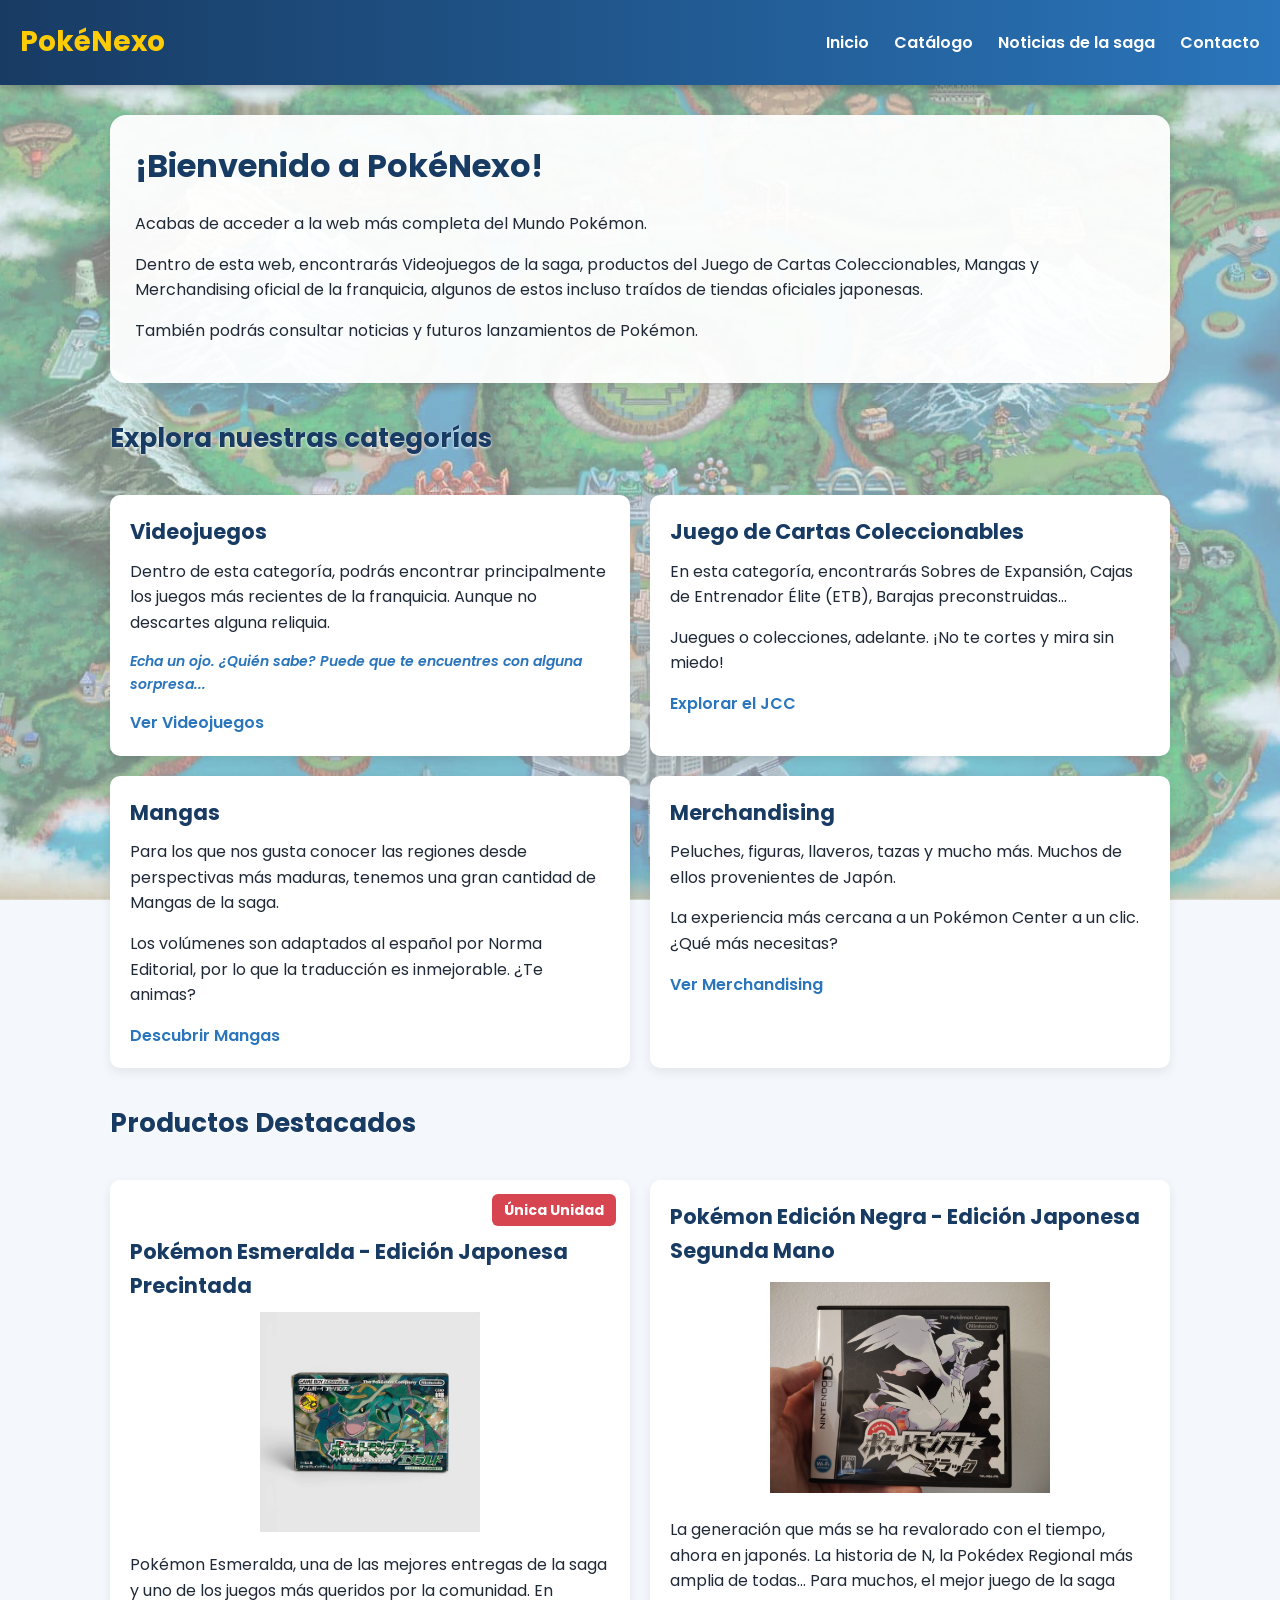
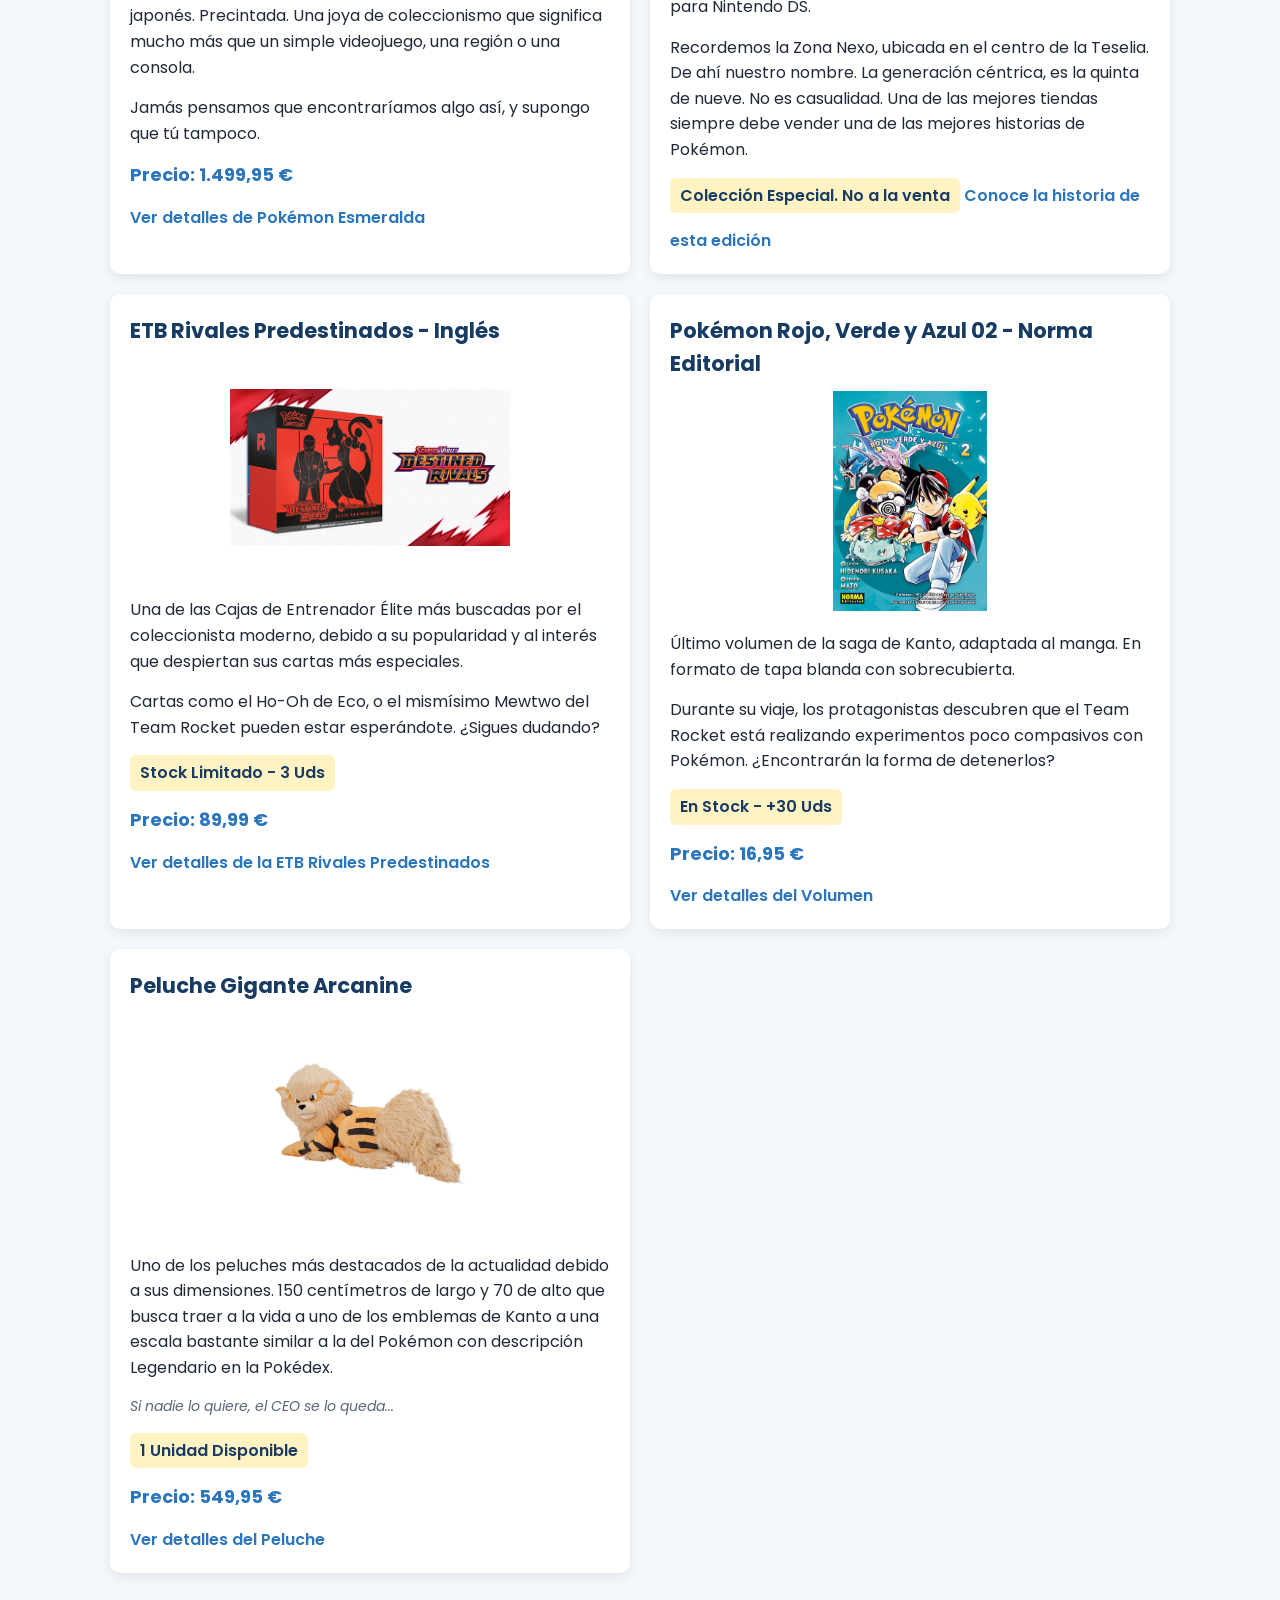
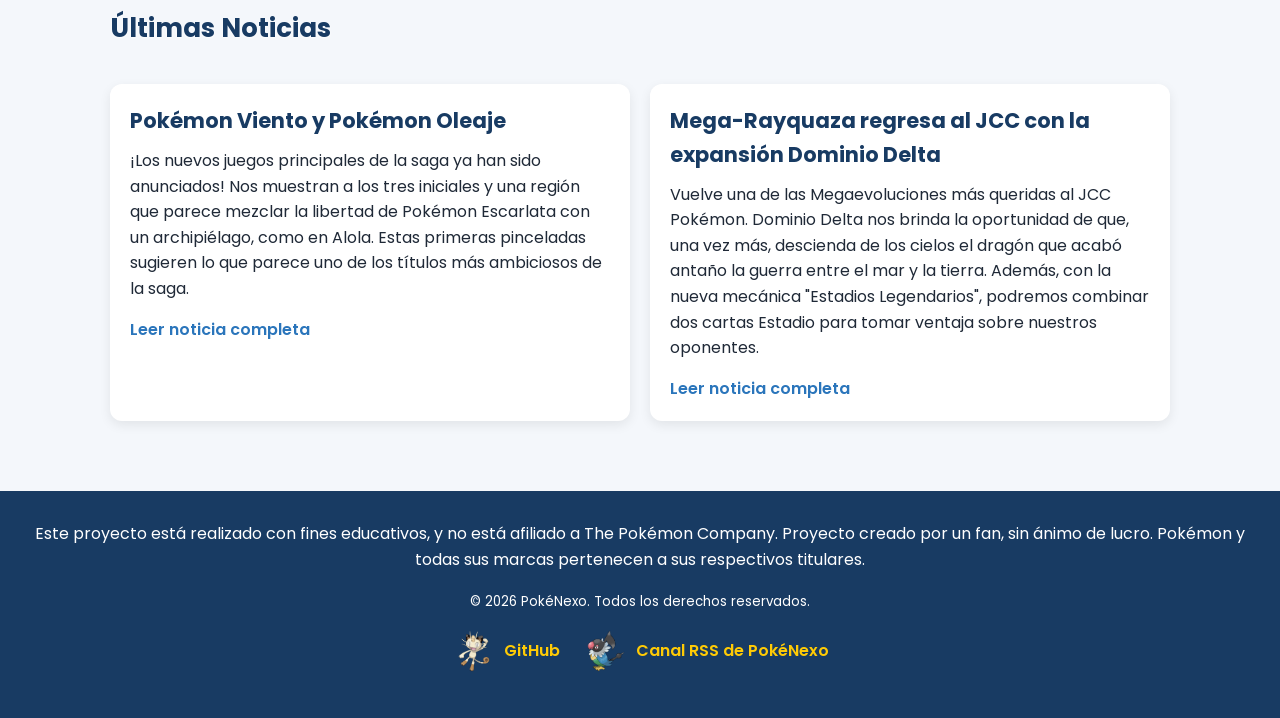
<file: index.html>
<!DOCTYPE html>
<html lang="es">

<head>
  <meta charset="UTF-8">
  <meta name="viewport" content="width=device-width, initial-scale=1.0">
  <title>PokéNexo | Inicio</title>
  <meta name="description"
    content="Descubre PokéNexo, una tienda ficticia de Pokémon con videojuegos, cartas del JCC, mangas, merchandising y noticias sobre la franquicia.">
  <link rel="icon" type="image/svg+xml" href="img/favicon.svg">
  <link rel="preconnect" href="https://fonts.googleapis.com">
  <link rel="preconnect" href="https://fonts.gstatic.com" crossorigin>
  <link href="https://fonts.googleapis.com/css2?family=Poppins:wght@400;600;700&display=swap" rel="stylesheet">
  <link rel="stylesheet" href="styles.css">
  <link rel="alternate" type="application/rss+xml" title="Noticias de PokéNexo" href="noticias.xml">
</head>

<body>
  <header>
    <a href="index.html" class="marca">PokéNexo</a>
    <nav>
      <a href="index.html">Inicio</a>
      <a href="catalogo.html">Catálogo</a>
      <a href="actualidad.html">Noticias de la saga</a>
      <a href="contacto.html">Contacto</a>
    </nav>
  </header>
  <main>
    <div class="lectura-sencilla">
      <h1>¡Bienvenido a PokéNexo!</h1>
      <p>Acabas de acceder a la web más completa del Mundo Pokémon.</p>
      <p>
        Dentro de esta web, encontrarás Videojuegos de la saga, productos del
        Juego de Cartas Coleccionables, Mangas y Merchandising oficial de la
        franquicia, algunos de estos incluso traídos de tiendas oficiales
        japonesas.
      </p>
      <p>
        También podrás consultar noticias y futuros lanzamientos de Pokémon.
      </p>
    </div>

    <section id="categorias">
      <h2>Explora nuestras categorías</h2>
      <article>
        <h3>Videojuegos</h3>
        <p>
          Dentro de esta categoría, podrás encontrar principalmente los juegos
          más recientes de la franquicia. Aunque no descartes alguna reliquia.
        </p>
        <p class="susurro">
          <a href="#esmeralda">Echa un ojo. ¿Quién sabe? Puede que te encuentres con alguna
            sorpresa...</a>
        </p>
        <a href="catalogo.html">Ver Videojuegos</a>
      </article>
      <article>
        <h3>Juego de Cartas Coleccionables</h3>
        <p>
          En esta categoría, encontrarás Sobres de Expansión, Cajas de
          Entrenador Élite (ETB), Barajas preconstruidas...
        </p>
        <p>
          Juegues o colecciones, adelante. ¡No te cortes y mira sin miedo!
        </p>
        <a href="catalogo.html">Explorar el JCC</a>
      </article>
      <article>
        <h3>Mangas</h3>
        <p>
          Para los que nos gusta conocer las regiones desde perspectivas más
          maduras, tenemos una gran cantidad de Mangas de la saga.
        </p>
        <p>
          Los volúmenes son adaptados al español por Norma Editorial, por lo
          que la traducción es inmejorable. ¿Te animas?
        </p>
        <a href="catalogo.html">Descubrir Mangas</a>
      </article>
      <article>
        <h3>Merchandising</h3>
        <p>
          Peluches, figuras, llaveros, tazas y mucho más. Muchos de ellos
          provenientes de Japón.
        </p>
        <p>
          La experiencia más cercana a un Pokémon Center a un clic. ¿Qué más
          necesitas?
        </p>
        <a href="catalogo.html">Ver Merchandising</a>
      </article>
    </section>
    <section id="destacados">
      <h2>Productos Destacados</h2>
      <article id="esmeralda">
        <h3>Pokémon Esmeralda - Edición Japonesa Precintada</h3>
        <img class="imagen-producto" src="img/esmeralda.webp"
          alt="Carátula japonesa de Pokémon Esmeralda - Game Boy Advance" />
        <p>
          Pokémon Esmeralda, una de las mejores entregas de la saga y uno de
          los juegos más queridos por la comunidad. En japonés. Precintada.
          Una joya de coleccionismo que significa mucho más que un simple
          videojuego, una región o una consola.
        </p>
        <p>
          Jamás pensamos que encontraríamos algo así, y supongo que tú
          tampoco.
        </p>
        <span class="etiqueta-especial">Única Unidad</span>
        <p class="precio-producto">Precio: 1.499,95 €</p>
        <a href="catalogo.html#esmeralda">Ver detalles de Pokémon Esmeralda</a>
      </article>
      <article>
        <h3>Pokémon Edición Negra - Edición Japonesa Segunda Mano</h3>
        <img class="imagen-producto" src="img/Museo/caratulaNegroJapones.jpg"
          alt="Carátula japonesa de Pokémon Negro - Nintendo DS" />
        <p>
          La generación que más se ha revalorado con el tiempo, ahora en
          japonés. La historia de N, la Pokédex Regional más amplia de
          todas... Para muchos, el mejor juego de la saga para Nintendo DS.
        </p>
        <p>
          Recordemos la Zona Nexo, ubicada en el centro de la Teselia. De ahí
          nuestro nombre. La generación céntrica, es la quinta de nueve. No es
          casualidad. Una de las mejores tiendas siempre debe vender una de
          las mejores historias de Pokémon.
        </p>
        <p class="estado-producto">Colección Especial. No a la venta</p>
        <a href="catalogo.html">Conoce la historia de esta edición</a>
      </article>
      <article>
        <h3>ETB Rivales Predestinados - Inglés</h3>
        <img class="imagen-producto" src="img/destinedrivals.png"
          alt="Caja de Entrenador Élite - Rivales Predestinados - Inglés" />
        <p>
          Una de las Cajas de Entrenador Élite más buscadas por el
          coleccionista moderno, debido a su popularidad y al interés que
          despiertan sus cartas más especiales.
        </p>
        <p>
          Cartas como el Ho-Oh de Eco, o el mismísimo Mewtwo del Team Rocket
          pueden estar esperándote. ¿Sigues dudando?
        </p>
        <p class="estado-producto">Stock Limitado - 3 Uds</p>
        <p class="precio-producto">Precio: 89,99 €</p>
        <a href="catalogo.html">Ver detalles de la ETB Rivales Predestinados</a>
      </article>
      <article>
        <h3>Pokémon Rojo, Verde y Azul 02 - Norma Editorial</h3>
        <img class="imagen-producto" src="img/rojoverdeazul02.jpeg"
          alt="Volumen 2 de Pokémon Rojo, Verde y Azul - Norma Editorial" />
        <p>
          Último volumen de la saga de Kanto, adaptada al manga. En formato de
          tapa blanda con sobrecubierta.
        </p>
        <p>
          Durante su viaje, los protagonistas descubren que el Team Rocket
          está realizando experimentos poco compasivos con Pokémon.
          ¿Encontrarán la forma de detenerlos?
        </p>
        <p class="estado-producto">En Stock - +30 Uds</p>
        <p class="precio-producto">Precio: 16,95 €</p>
        <a href="catalogo.html">Ver detalles del Volumen</a>
      </article>
      <article>
        <h3>Peluche Gigante Arcanine</h3>
        <img class="imagen-producto" src="img/peluchearcanine.jpg"
          alt="Peluche Arcanine Pokémon Center - Gran Tamaño" />
        <p>
          Uno de los peluches más destacados de la actualidad debido a sus
          dimensiones. 150 centímetros de largo y 70 de alto que busca traer a
          la vida a uno de los emblemas de Kanto a una escala bastante similar
          a la del Pokémon con descripción Legendario en la Pokédex.
        </p>
        <p class="susurro">Si nadie lo quiere, el CEO se lo queda...</p>
        <p class="estado-producto">1 Unidad Disponible</p>
        <p class="precio-producto">Precio: 549,95 €</p>
        <a href="catalogo.html">Ver detalles del Peluche</a>
      </article>
    </section>
    <section id="noticias">
      <h2>Últimas Noticias</h2>
      <article>
        <h3>Pokémon Viento y Pokémon Oleaje</h3>
        <p>
          ¡Los nuevos juegos principales de la saga ya han sido anunciados!
          Nos muestran a los tres iniciales y una región que parece mezclar la
          libertad de Pokémon Escarlata con un archipiélago, como en Alola.
          Estas primeras pinceladas sugieren lo que parece uno de los títulos
          más ambiciosos de la saga.
        </p>
        <a href="actualidad.html">Leer noticia completa</a>
      </article>
      <article>
        <h3>Mega-Rayquaza regresa al JCC con la expansión Dominio Delta</h3>
        <p>
          Vuelve una de las Megaevoluciones más queridas al JCC Pokémon.
          Dominio Delta nos brinda la oportunidad de que, una vez más,
          descienda de los cielos el dragón que acabó antaño la guerra entre
          el mar y la tierra. Además, con la nueva mecánica "Estadios
          Legendarios", podremos combinar dos cartas Estadio para tomar
          ventaja sobre nuestros oponentes.
        </p>
        <a href="actualidad.html">Leer noticia completa</a>
      </article>
    </section>
  </main>
  <footer>
    <p>
      Este proyecto está realizado con fines educativos, y no está afiliado a The Pokémon Company. Proyecto creado por
      un fan, sin ánimo de lucro. Pokémon y todas sus marcas
      pertenecen a sus respectivos titulares.
    </p>
    <small>&copy; 2026 PokéNexo. Todos los derechos reservados.</small>
    <p class="enlaces-footer">
      <a href="https://github.com/kryptomega765/DANIEL_FERNANDEZ_TEMA2_PROYECTO/" target="_blank" rel="noopener">
        <img src="img/footer/github-icon.png" alt="">GitHub
      </a>
      <a href="noticias.xml">
        <img src="img/footer/rss-icon.png" alt="">
        Canal RSS de PokéNexo
      </a>
    </p>
  </footer>
</body>

</html>
</file>
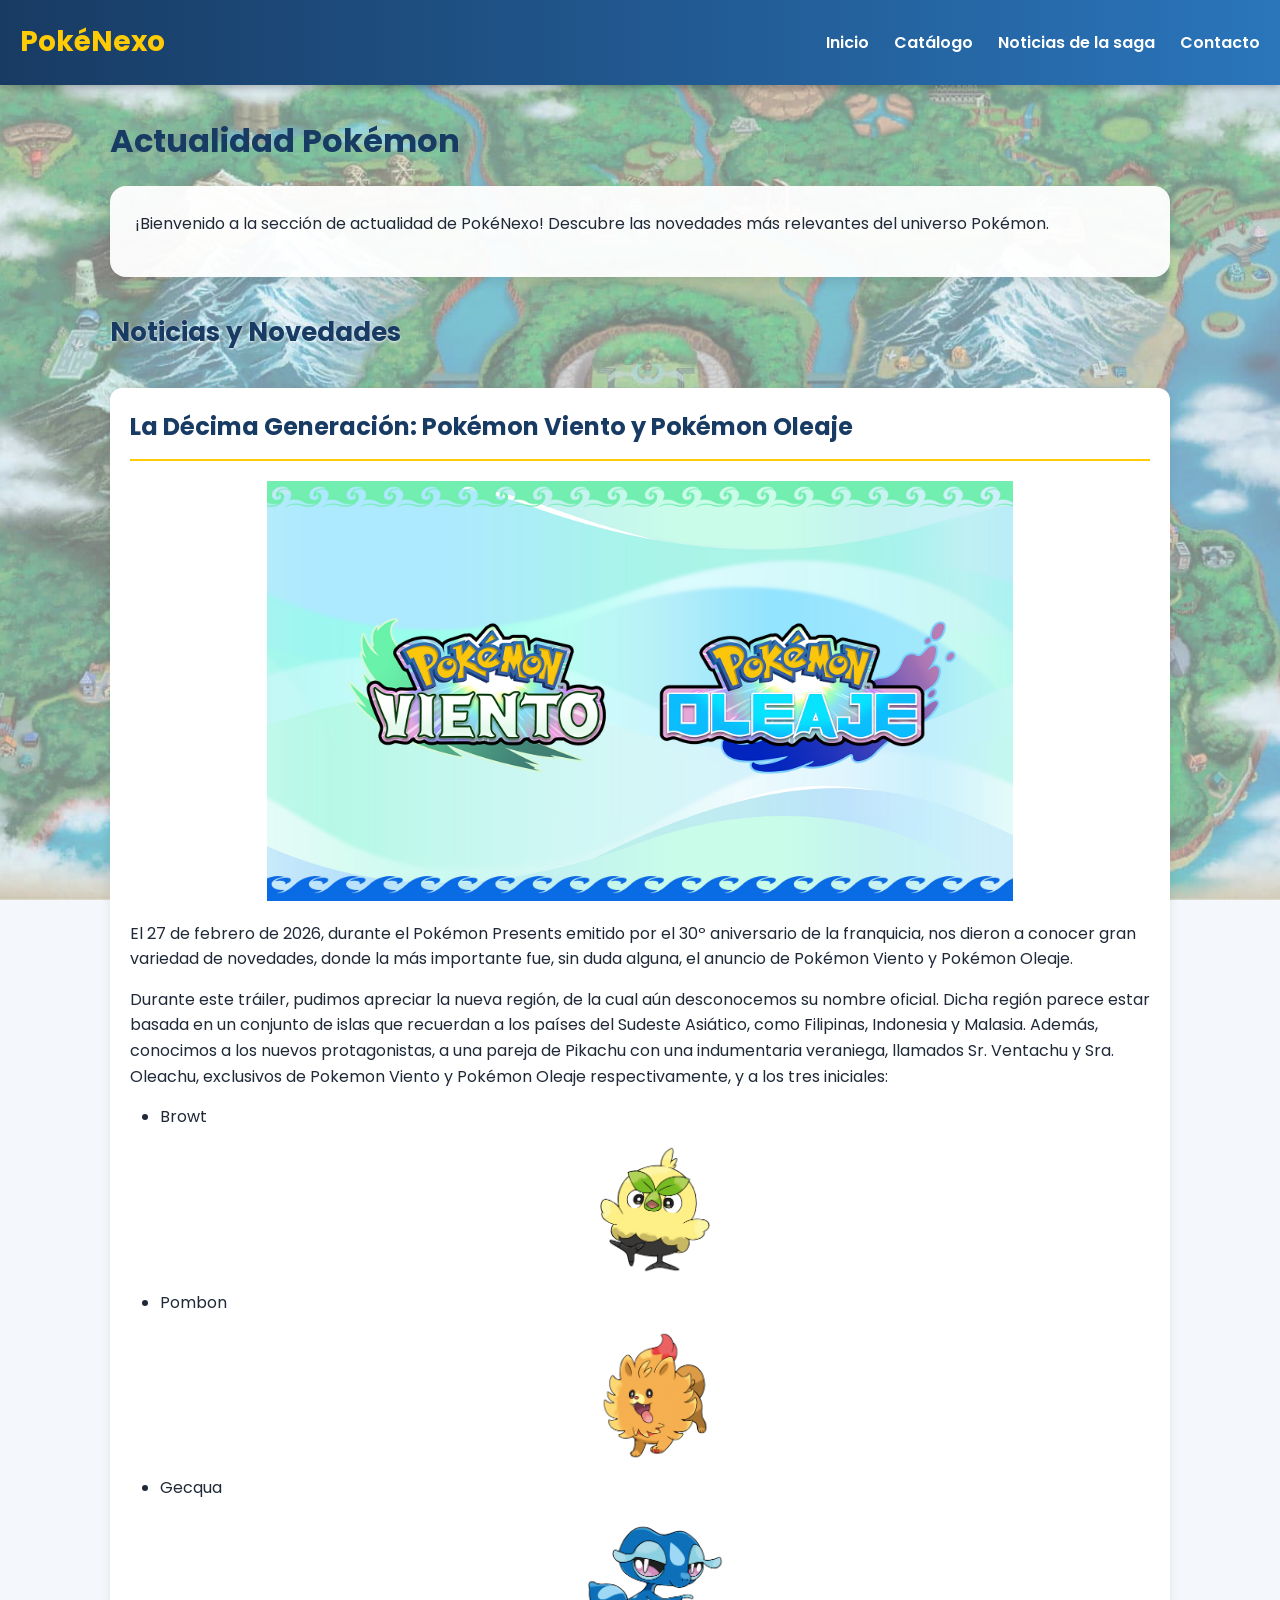
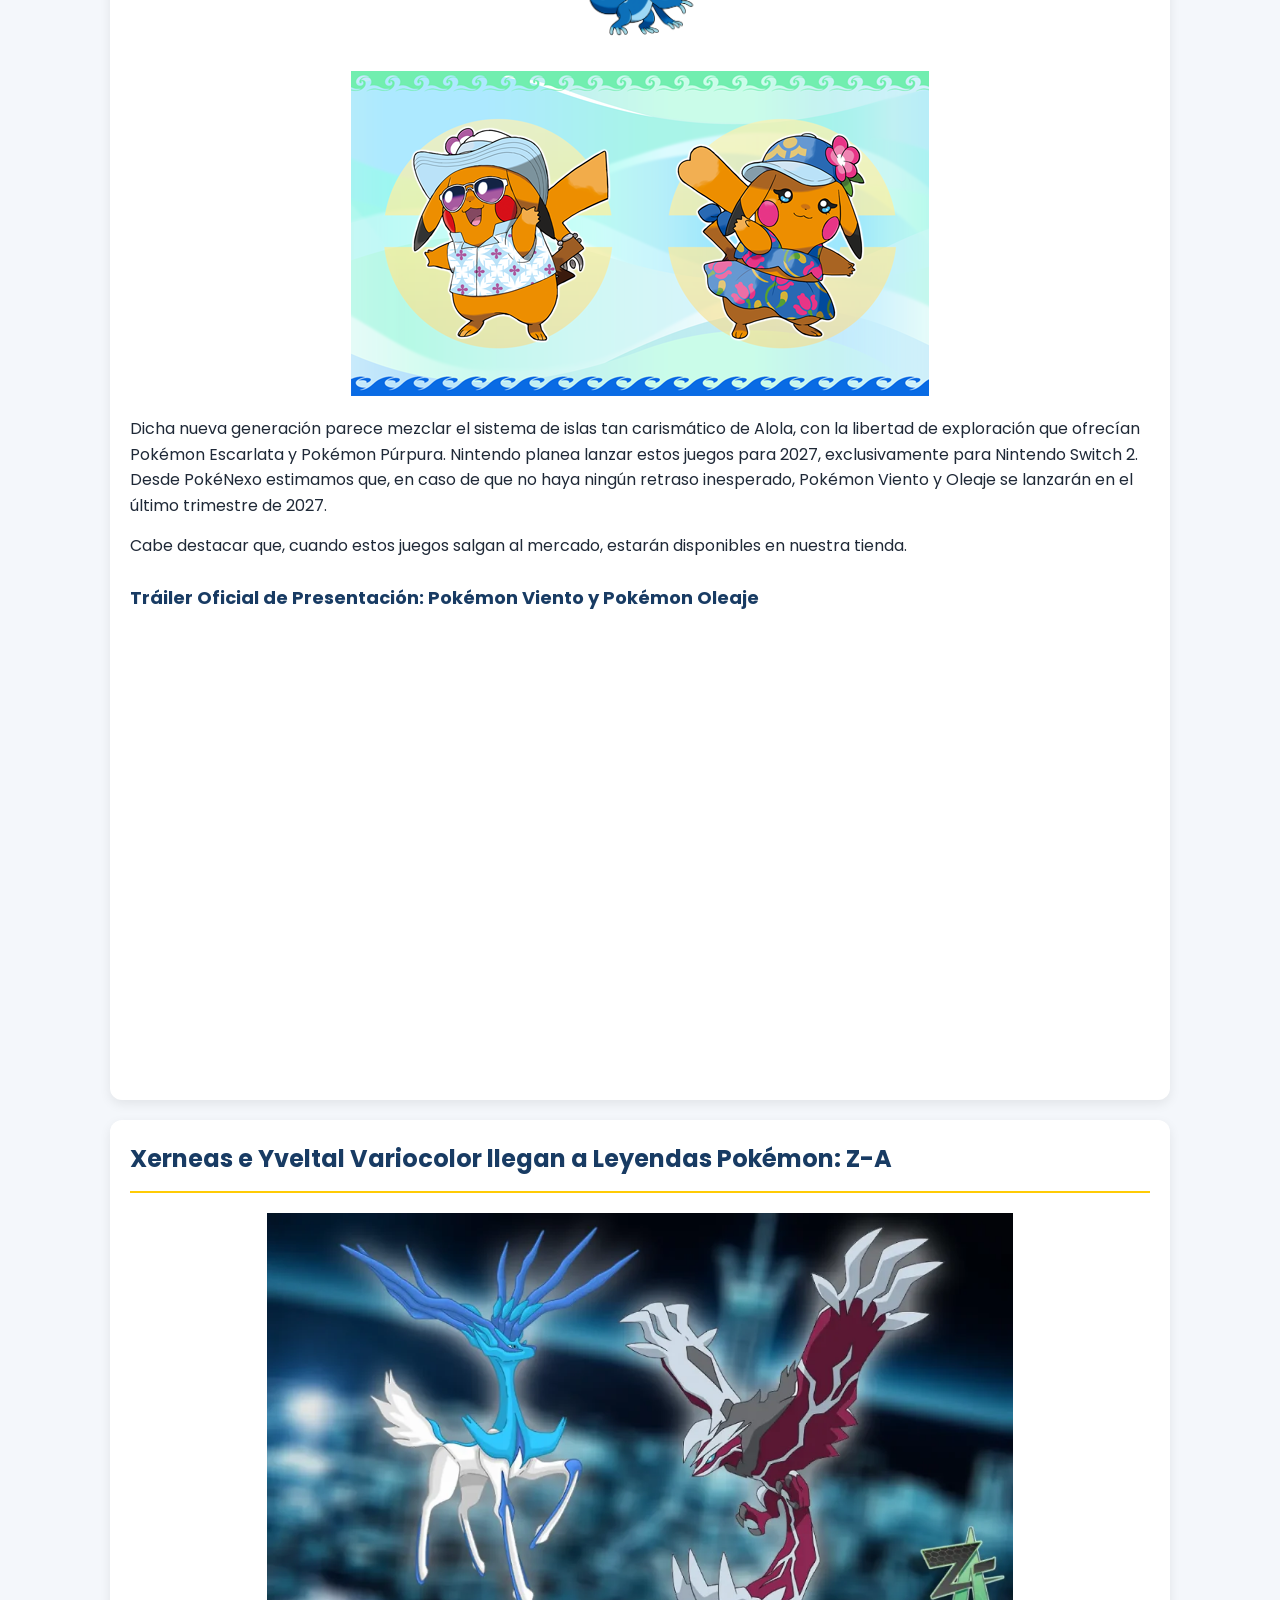
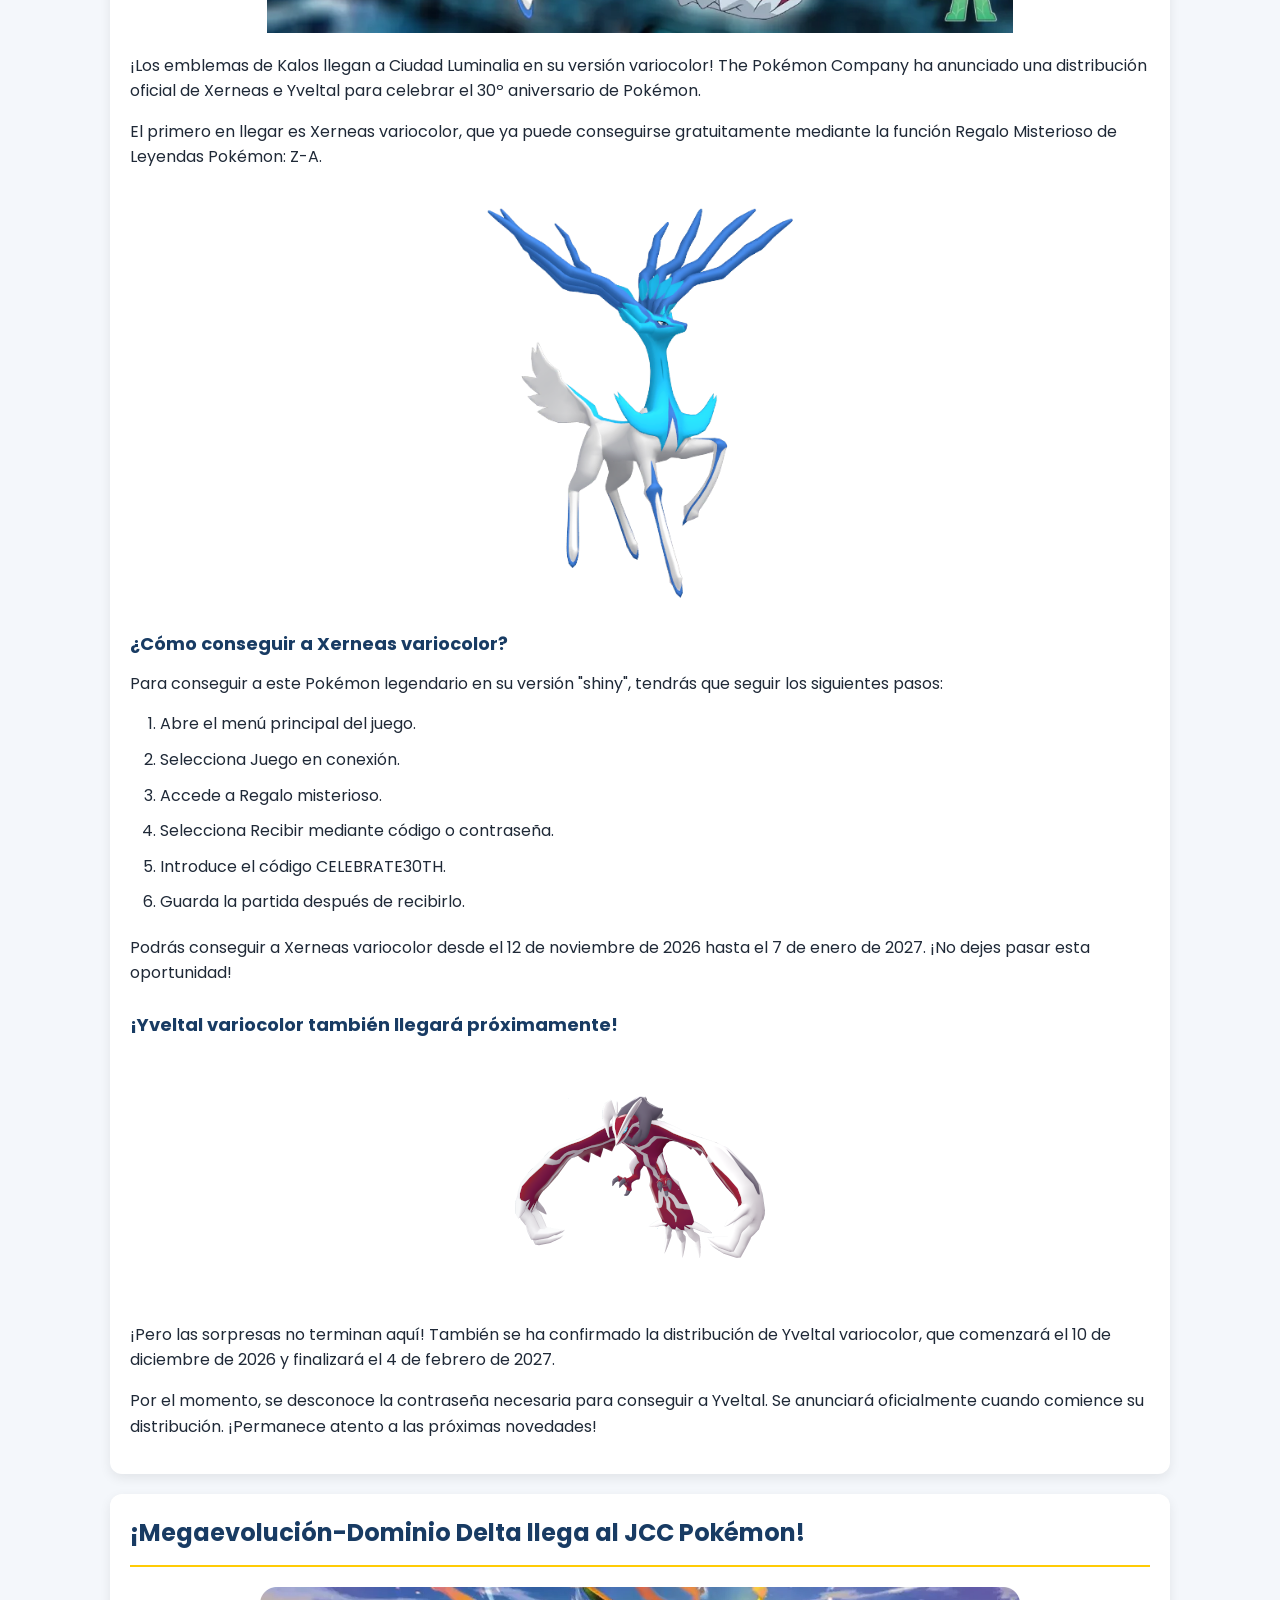
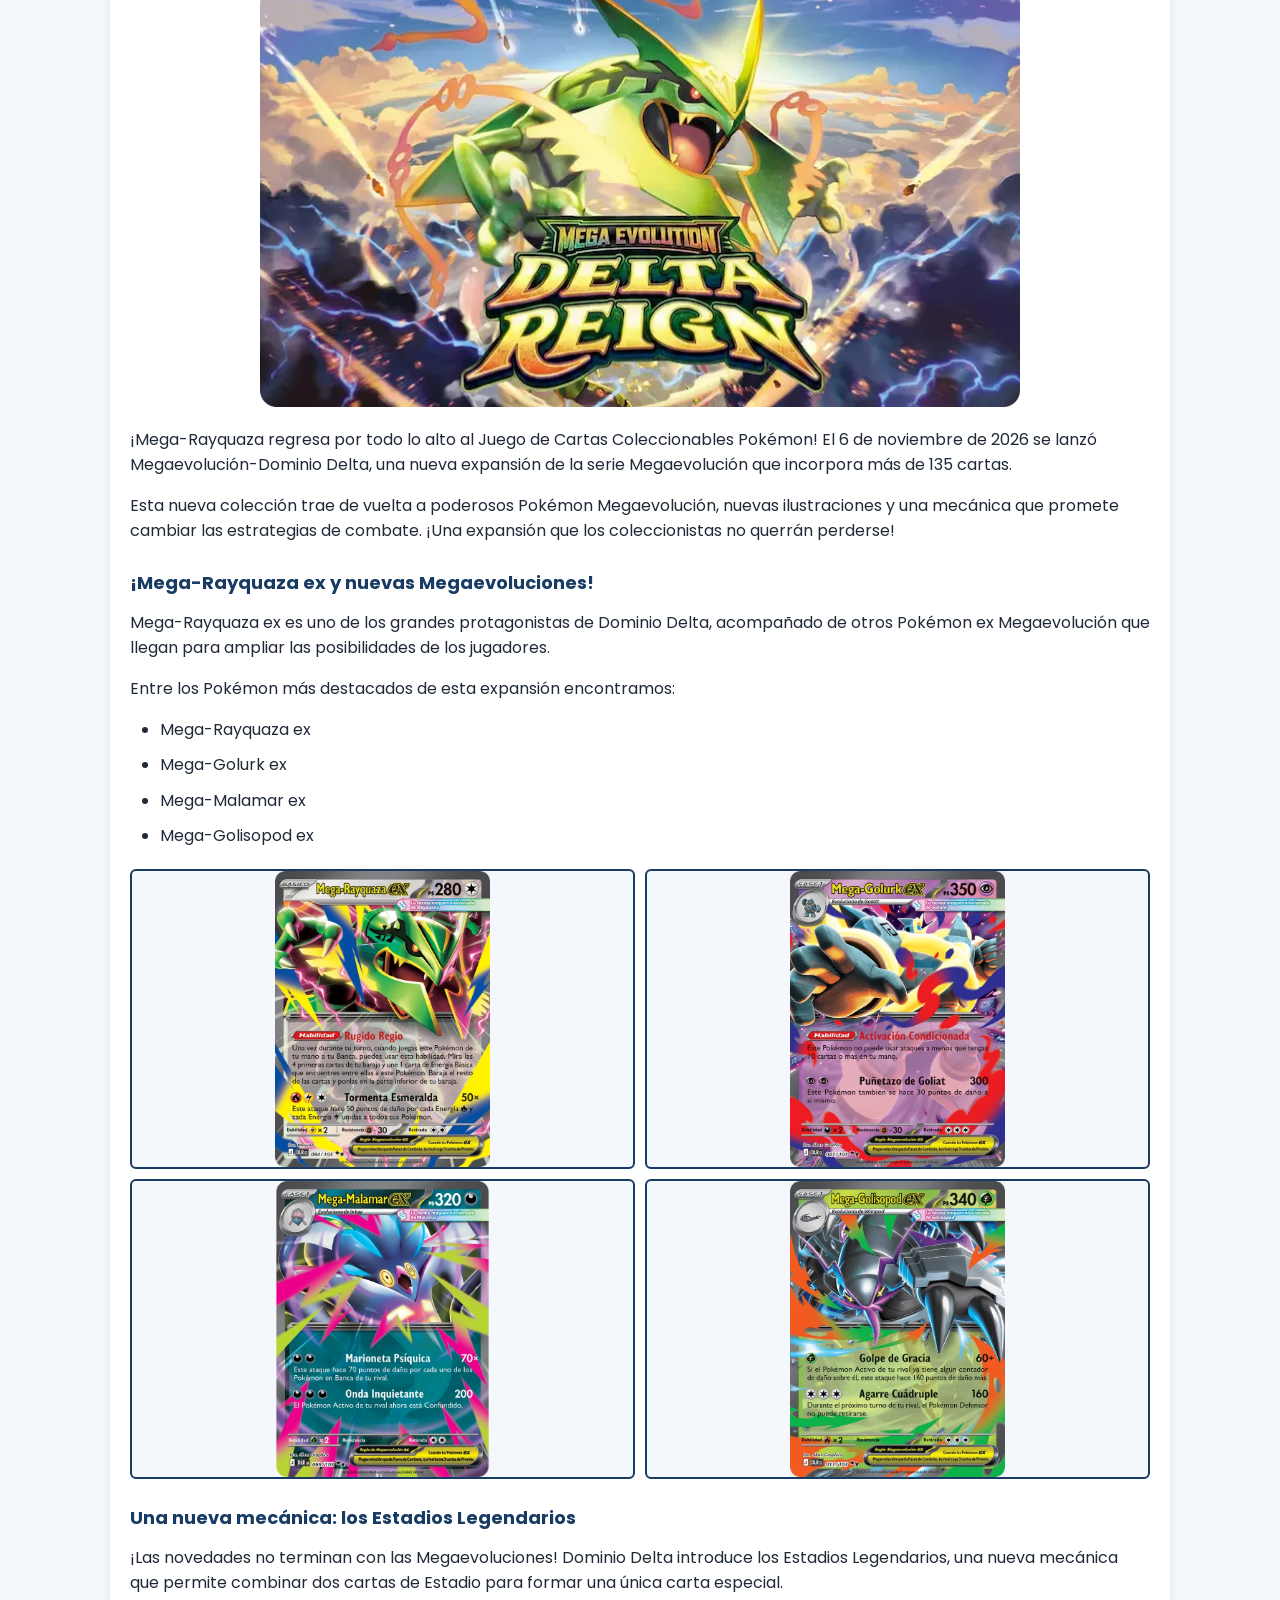
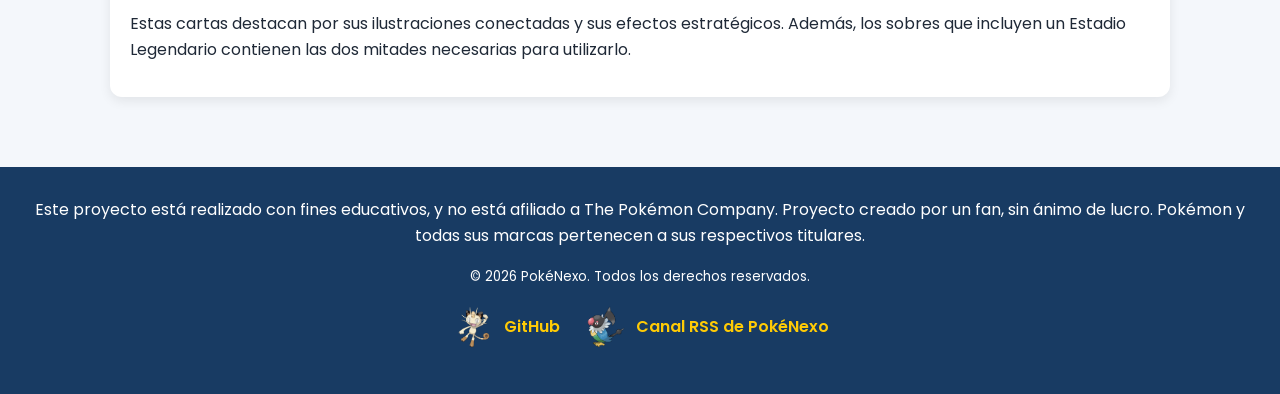
<file: actualidad.html>
<!DOCTYPE html>
<html lang="es">

<head>
    <meta charset="UTF-8">
    <meta name="viewport" content="width=device-width, initial-scale=1.0">
    <title>PokéNexo | Actualidad</title>
    <meta name="description"
        content="La actualidad de Pokémon por PokéNexo, una tienda ficticia de Pokémon con videojuegos, cartas del JCC, mangas, merchandising de la franquicia.">
    <link rel="icon" type="image/svg+xml" href="img/favicon.svg">
    <link rel="preconnect" href="https://fonts.googleapis.com">
    <link rel="preconnect" href="https://fonts.gstatic.com" crossorigin>
    <link href="https://fonts.googleapis.com/css2?family=Poppins:wght@400;600;700&display=swap" rel="stylesheet">
    <link rel="stylesheet" href="styles.css">
    <link rel="alternate" type="application/rss+xml" title="Noticias de PokéNexo" href="noticias.xml">
</head>

<body class="pagina-actualidad">
    <header>
        <a href="index.html" class="marca">PokéNexo</a>
        <nav>
            <a href="index.html">Inicio</a>
            <a href="catalogo.html">Catálogo</a>
            <a href="actualidad.html">Noticias de la saga</a>
            <a href="contacto.html">Contacto</a>
        </nav>
    </header>
    <main>
        <h1>Actualidad Pokémon</h1>
        <div class="lectura-sencilla">
            <p>¡Bienvenido a la sección de actualidad de PokéNexo! Descubre las novedades más relevantes del universo
                Pokémon.</p>
        </div>

        <section id="noticias">
            <h2>Noticias y Novedades</h2>
            <article id="viento-oleaje">
                <h3>La Décima Generación: Pokémon Viento y Pokémon Oleaje</h3>
                <img src="img/Noticias/Viento-Oleaje/BannerVientoOleaje.jpg"
                    alt="Imagen promocional de Pokémon Viento y Oleaje - Nintendo Switch 2" loading="lazy">
                <p>
                    El 27 de febrero de 2026, durante el Pokémon Presents emitido por el 30º aniversario de la
                    franquicia, nos dieron a conocer gran variedad de novedades, donde la más
                    importante fue, sin duda alguna, el anuncio de Pokémon Viento y Pokémon Oleaje.
                </p>
                <p>
                    Durante este tráiler, pudimos apreciar la nueva región, de la cual aún desconocemos su nombre
                    oficial. Dicha región parece estar basada en un conjunto de
                    islas que recuerdan a los países del Sudeste Asiático, como Filipinas, Indonesia y Malasia. Además,
                    conocimos a los nuevos protagonistas, a una pareja de
                    Pikachu con una indumentaria veraniega, llamados Sr. Ventachu y Sra. Oleachu, exclusivos de Pokemon
                    Viento y Pokémon Oleaje respectivamente, y a los tres iniciales:
                </p>
                <ul>
                    <li>Browt
                        <img src="img/Noticias/Viento-Oleaje/Browt.png"
                            alt="Imagen de Browt, el Pokémon Inicial de tipo Planta">
                    </li>
                    <li>Pombon
                        <img src="img/Noticias/Viento-Oleaje/Pombon.png"
                            alt="Imagen de Pombom, el Pokémon Inicial de tipo Fuego">
                    </li>
                    <li>Gecqua
                        <img src="img/Noticias/Viento-Oleaje/Gecqua.png"
                            alt="Imagen de Gecqua, el Pokémon Inicial de tipo Agua">
                    </li>
                </ul>
                <img src="img/Noticias/Viento-Oleaje/pikachus.png" alt="Imagen de Sr.Ventachu y Sra. Oleachu">
                <p>
                    Dicha nueva generación parece mezclar el sistema de islas tan carismático de Alola, con la libertad
                    de exploración que ofrecían Pokémon Escarlata y Pokémon Púrpura.
                    Nintendo planea lanzar estos juegos para 2027, exclusivamente para Nintendo Switch 2. Desde PokéNexo
                    estimamos que, en caso de que no haya ningún retraso
                    inesperado, Pokémon Viento y Oleaje se lanzarán en el último trimestre de 2027.
                </p>
                <p>Cabe destacar que, cuando estos juegos salgan al mercado, estarán disponibles en nuestra tienda.</p>

                <h4>Tráiler Oficial de Presentación: Pokémon Viento y Pokémon Oleaje</h4>

                <iframe width="560" height="315"
                    src="https://www.youtube-nocookie.com/embed/onJuIWrZqNc?autoplay=2&amp;cc_lang_pref=es&amp;cc_load_policy=0&amp;controls=1&amp;enablejsapi=1&amp;modestbranding=1&amp;rel=0"
                    title="Tráiler oficial de Pokémon Viento y Pokémon Oleaje"
                    referrerpolicy="strict-origin-when-cross-origin"
                    allow="accelerometer; autoplay; clipboard-write; encrypted-media; gyroscope; picture-in-picture; web-share"
                    allowfullscreen>
                </iframe>
            </article>
            <article id="xerneas-yveltal-shiny">
                <h3>Xerneas e Yveltal Variocolor llegan a Leyendas Pokémon: Z-A</h3>
                <img src="img/Noticias/XerneasYveltalShiny/xerneas.yveltal-banner.webp"
                    alt="Xerneas e Yveltal variocolor en Leyendas Pokémon: ZA">
                <p>
                    ¡Los emblemas de Kalos llegan a Ciudad Luminalia en su versión variocolor! The Pokémon Company ha
                    anunciado una distribución oficial de Xerneas e Yveltal para
                    celebrar el 30º aniversario de Pokémon.
                </p>
                <p>
                    El primero en llegar es Xerneas variocolor, que ya puede conseguirse gratuitamente mediante la
                    función Regalo Misterioso de Leyendas Pokémon: Z-A.
                </p>
                <img src="img/Noticias/XerneasYveltalShiny/Xerneas-shiny.png" alt="Xerneas Variocolor">
                <h4>¿Cómo conseguir a Xerneas variocolor?</h4>
                <p>
                    Para conseguir a este Pokémon legendario en su versión "shiny", tendrás que seguir los siguientes
                    pasos:
                </p>
                <ol>
                    <li>Abre el menú principal del juego.</li>
                    <li>Selecciona Juego en conexión.</li>
                    <li>Accede a Regalo misterioso.</li>
                    <li>Selecciona Recibir mediante código o contraseña.</li>
                    <li>Introduce el código CELEBRATE30TH.</li>
                    <li>Guarda la partida después de recibirlo.</li>
                </ol>
                <p>
                    Podrás conseguir a Xerneas variocolor desde el 12 de noviembre de 2026 hasta el 7 de enero de 2027.
                    ¡No dejes pasar esta oportunidad!
                </p>
                <h4>¡Yveltal variocolor también llegará próximamente!</h4>
                <img src="img/Noticias/XerneasYveltalShiny/Yveltal-Shiny.png" alt="Yveltal Variocolor">
                <p>
                    ¡Pero las sorpresas no terminan aquí! También se ha confirmado la distribución de Yveltal
                    variocolor, que comenzará el 10 de diciembre de 2026 y finalizará
                    el 4 de febrero de 2027.
                </p>
                <p>
                    Por el momento, se desconoce la contraseña necesaria para conseguir a Yveltal. Se anunciará
                    oficialmente cuando comience su distribución. ¡Permanece atento
                    a las próximas novedades!
                </p>
            </article>
            <article id="dominio-delta">
                <h3>¡Megaevolución-Dominio Delta llega al JCC Pokémon!</h3>

                <img src="img/Noticias/Dominio-Delta/delta-reign-banner.webp"
                    alt="Imagen promocional de Megaevolución-Dominio Delta">

                <p>
                    ¡Mega-Rayquaza regresa por todo lo alto al Juego de Cartas Coleccionables Pokémon! El 6 de noviembre
                    de 2026 se lanzó Megaevolución-Dominio Delta, una nueva
                    expansión de la serie Megaevolución que incorpora más de 135 cartas.
                </p>

                <p>
                    Esta nueva colección trae de vuelta a poderosos Pokémon Megaevolución, nuevas ilustraciones y una
                    mecánica que promete cambiar las estrategias de combate.
                    ¡Una expansión que los coleccionistas no querrán perderse!
                </p>

                <h4>¡Mega-Rayquaza ex y nuevas Megaevoluciones!</h4>

                <p>
                    Mega-Rayquaza ex es uno de los grandes protagonistas de Dominio Delta, acompañado de otros Pokémon
                    ex Megaevolución que llegan para ampliar las posibilidades
                    de los jugadores.
                </p>

                <p>
                    Entre los Pokémon más destacados de esta expansión encontramos:
                </p>

                <ul>
                    <li>Mega-Rayquaza ex</li>
                    <li>Mega-Golurk ex</li>
                    <li>Mega-Malamar ex</li>
                    <li>Mega-Golisopod ex</li>
                </ul>

                <div class="galeria-cartas">
                    <img src="img/Noticias/Dominio-Delta/MegaRayquazaEX.webp" alt="Carta de Mega-Rayquaza ex">

                    <img src="img/Noticias/Dominio-Delta/MegaGolurkEX.webp" alt="Carta de Mega-Golurk ex">

                    <img src="img/Noticias/Dominio-Delta/MegaMalamarEX.webp" alt="Carta de Mega-Malamar ex">

                    <img src="img/Noticias/Dominio-Delta/MegaGolisopodEX.webp" alt="Carta de Mega-Golisopod ex">
                </div>

                <h4>Una nueva mecánica: los Estadios Legendarios</h4>

                <p>
                    ¡Las novedades no terminan con las Megaevoluciones! Dominio Delta introduce los Estadios
                    Legendarios, una nueva mecánica que permite combinar dos cartas de
                    Estadio para formar una única carta especial.
                </p>

                <p>
                    Estas cartas destacan por sus ilustraciones conectadas y sus efectos estratégicos. Además, los
                    sobres que incluyen un Estadio Legendario contienen las dos
                    mitades necesarias para utilizarlo.
                </p>
            </article>
        </section>
    </main>
    <footer>
        <p>
            Este proyecto está realizado con fines educativos, y no está afiliado a The Pokémon Company. Proyecto creado
            por un fan, sin ánimo de lucro. Pokémon y todas sus marcas
            pertenecen a sus respectivos titulares.
        </p>
        <small>&copy; 2026 PokéNexo. Todos los derechos reservados.</small>
        <p class="enlaces-footer">
            <a href="https://github.com/kryptomega765/DANIEL_FERNANDEZ_TEMA2_PROYECTO/" target="_blank" rel="noopener">
                <img src="img/footer/github-icon.png" alt="">GitHub
            </a>
            <a href="noticias.xml">
                <img src="img/footer/rss-icon.png" alt="">
                Canal RSS de PokéNexo
            </a>
        </p>
    </footer>
</body>

</html>
</file>
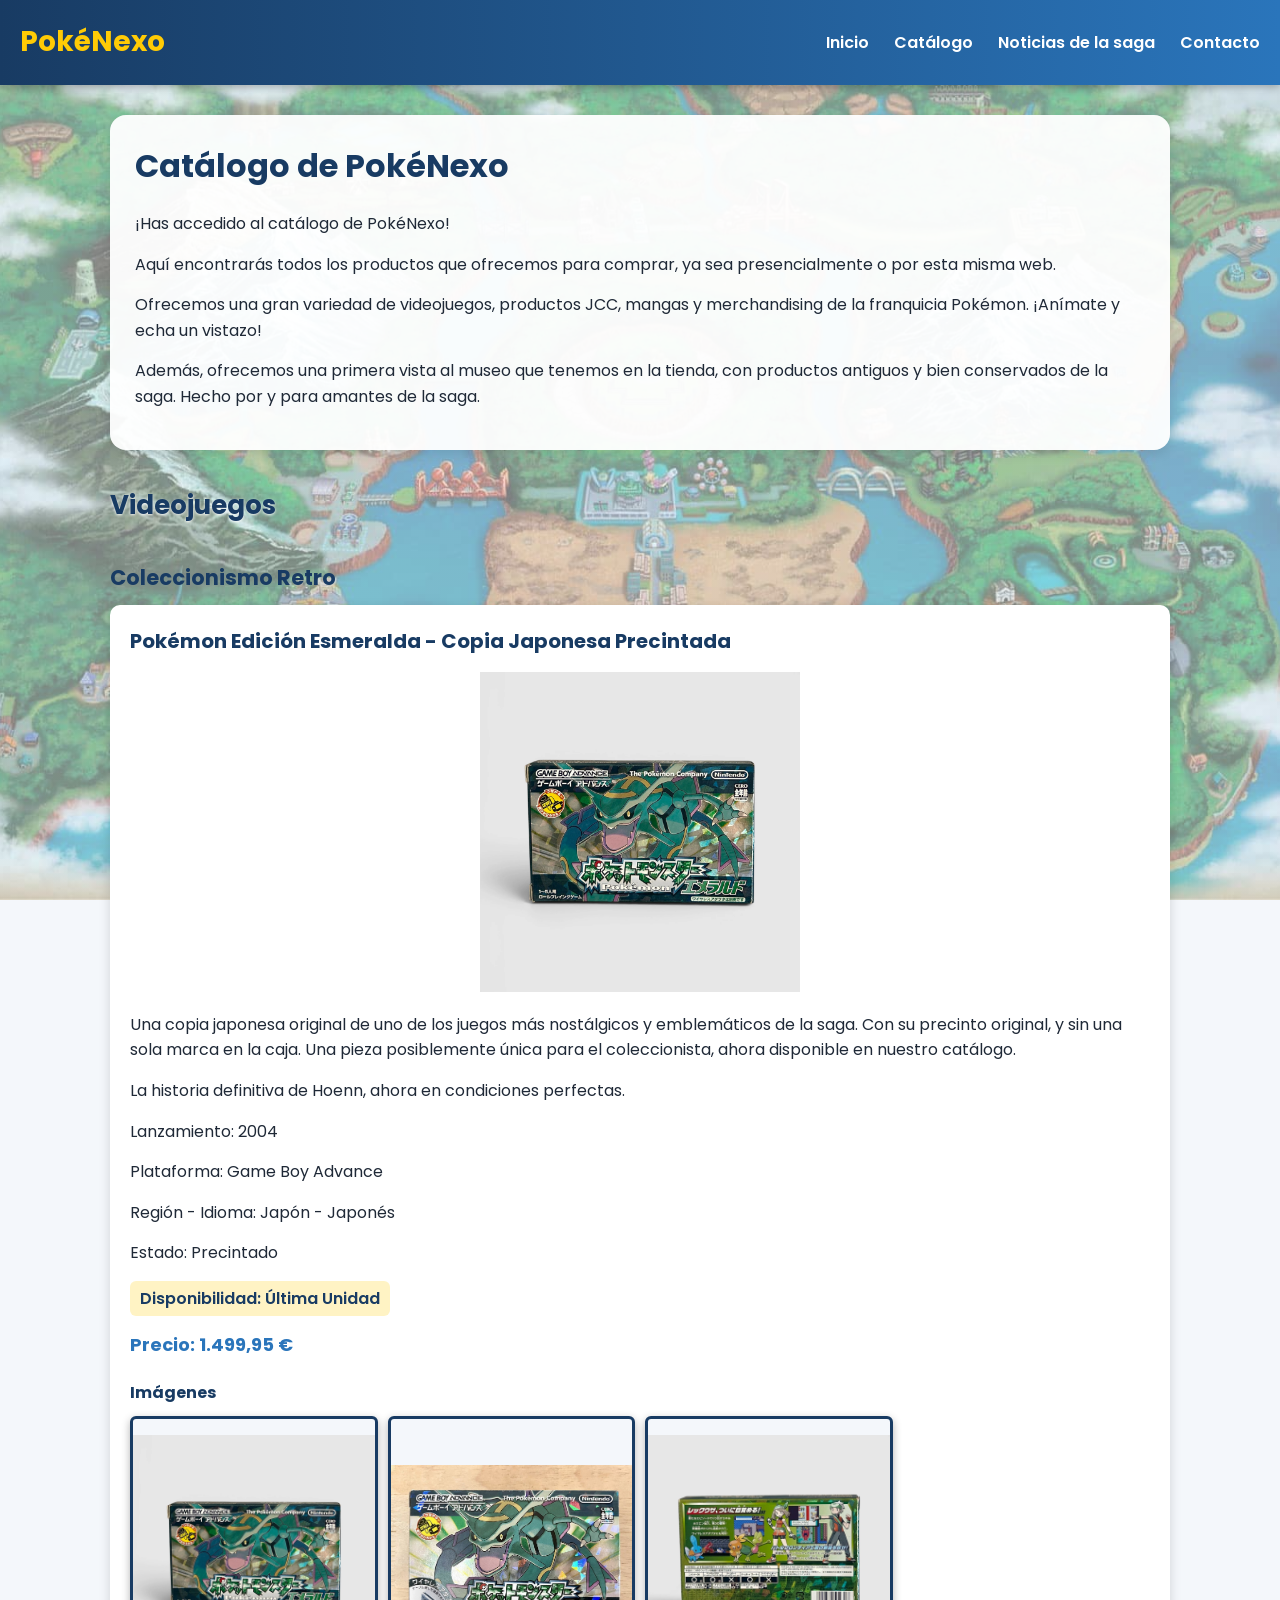
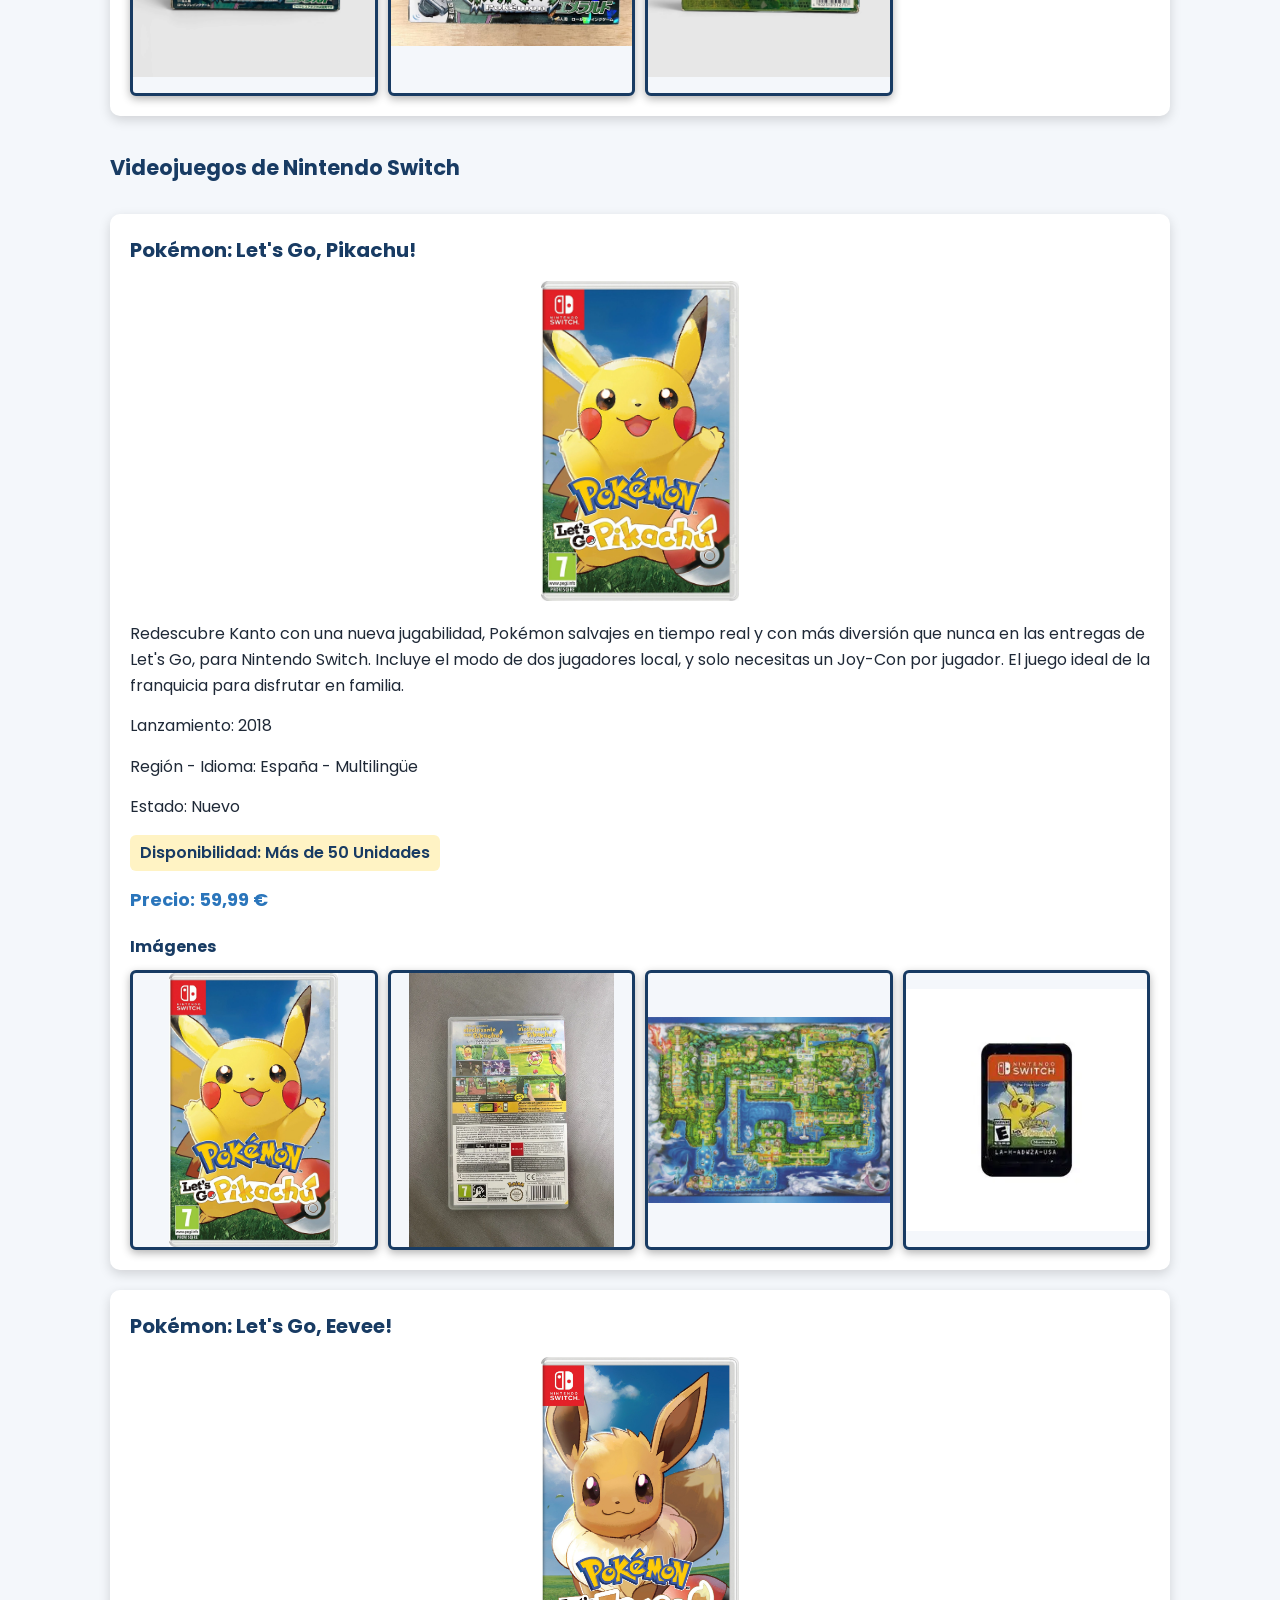
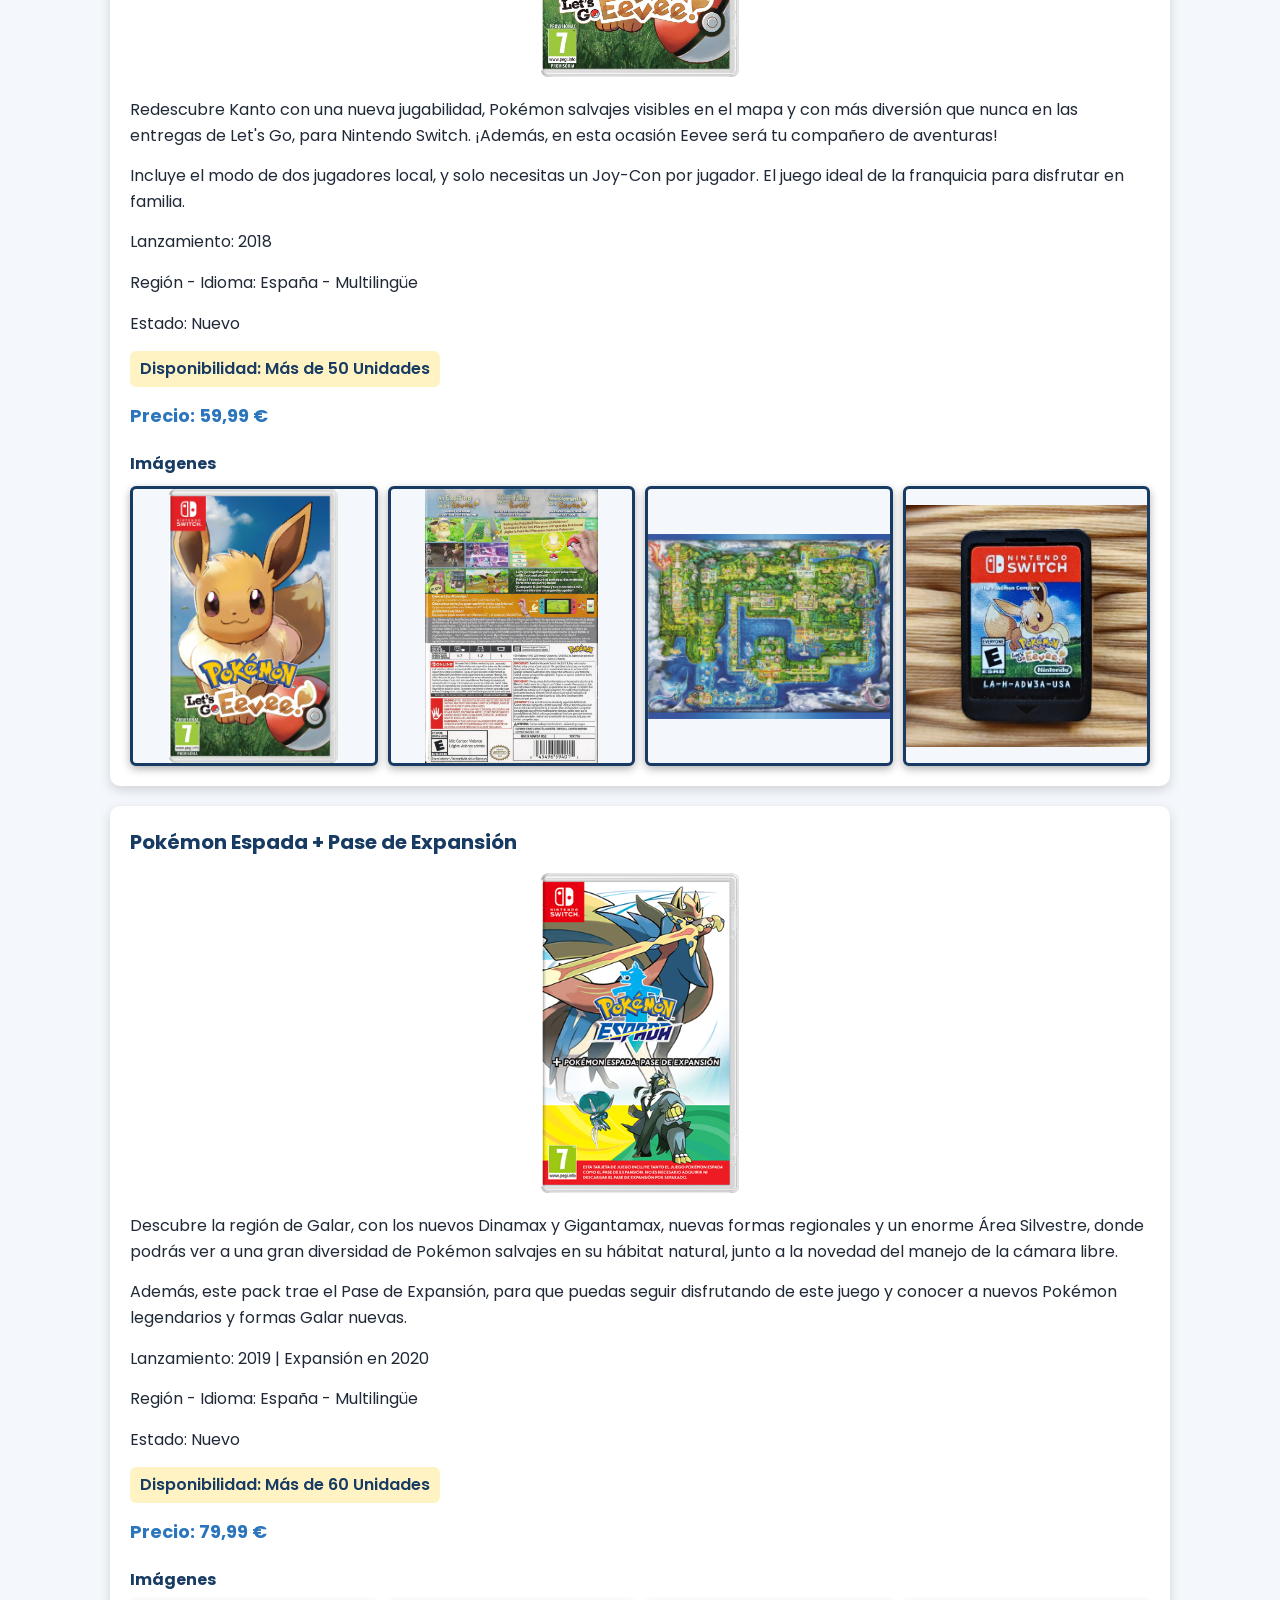
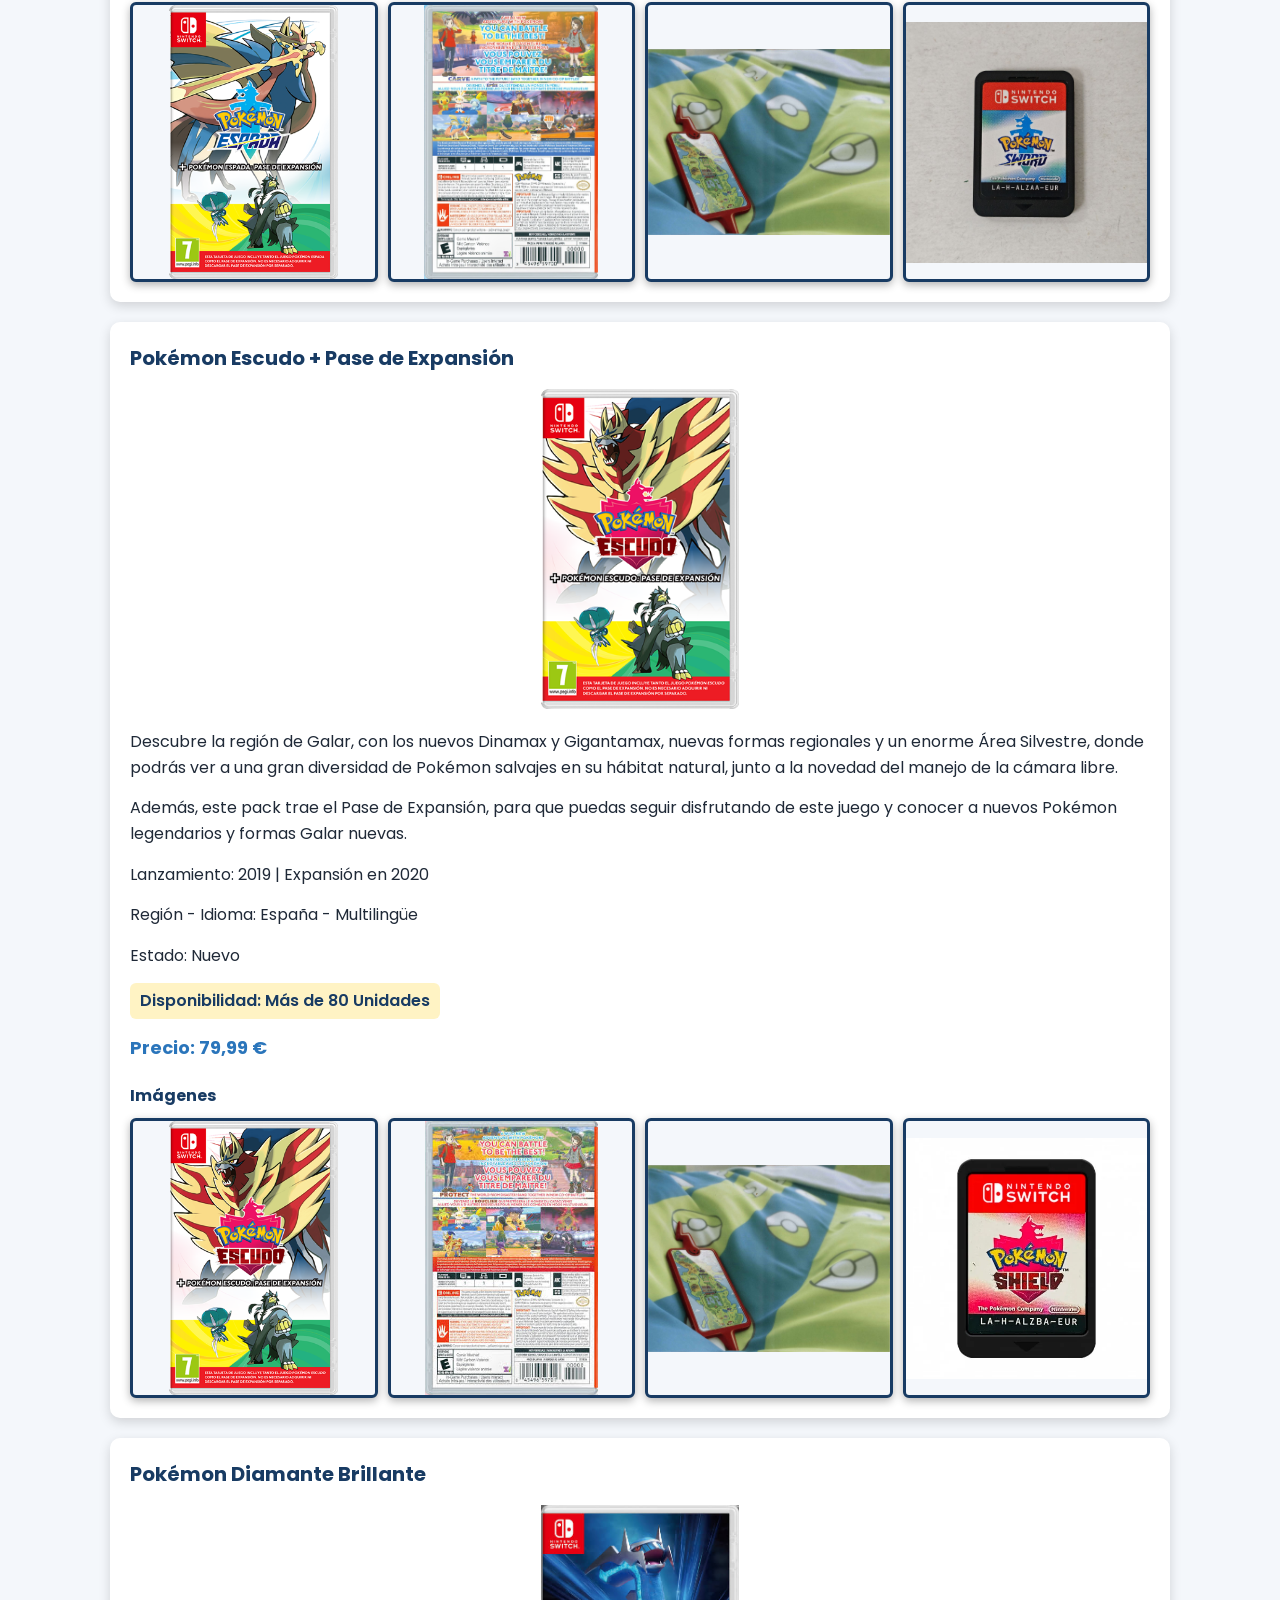
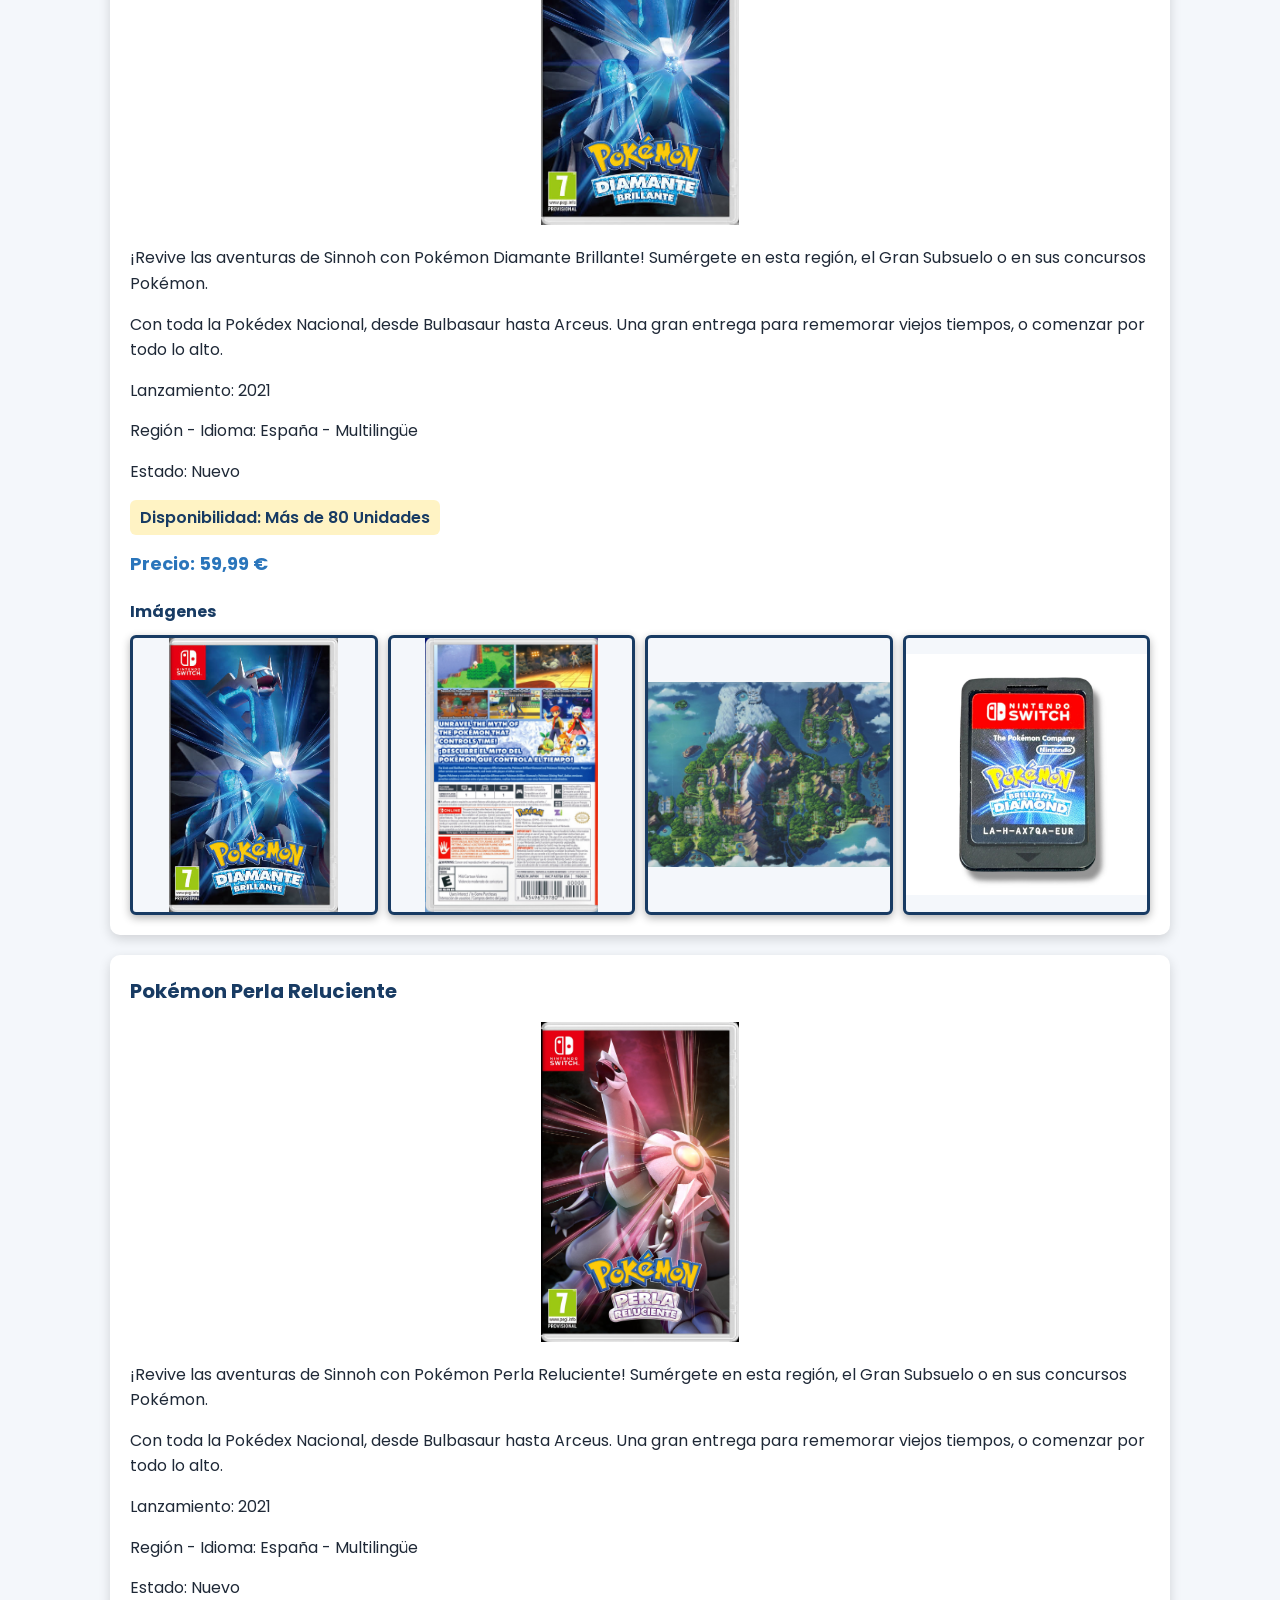
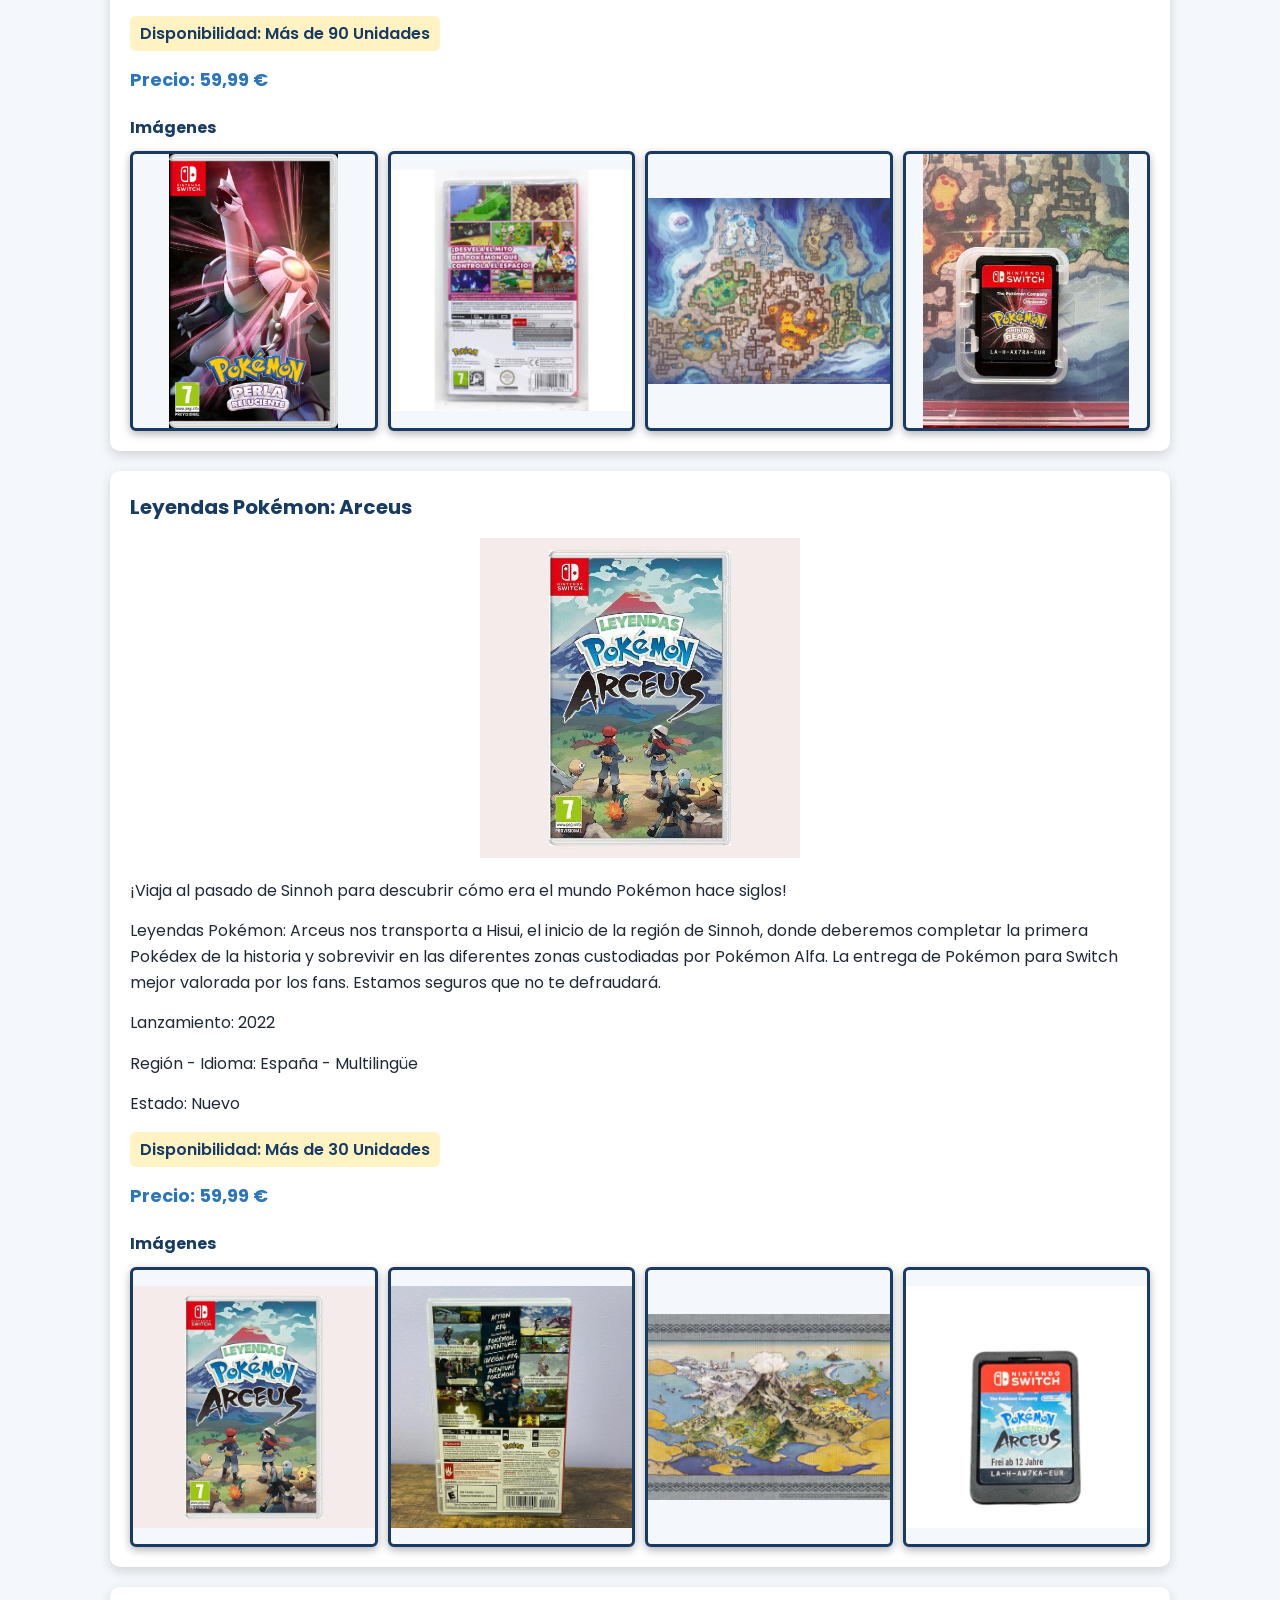
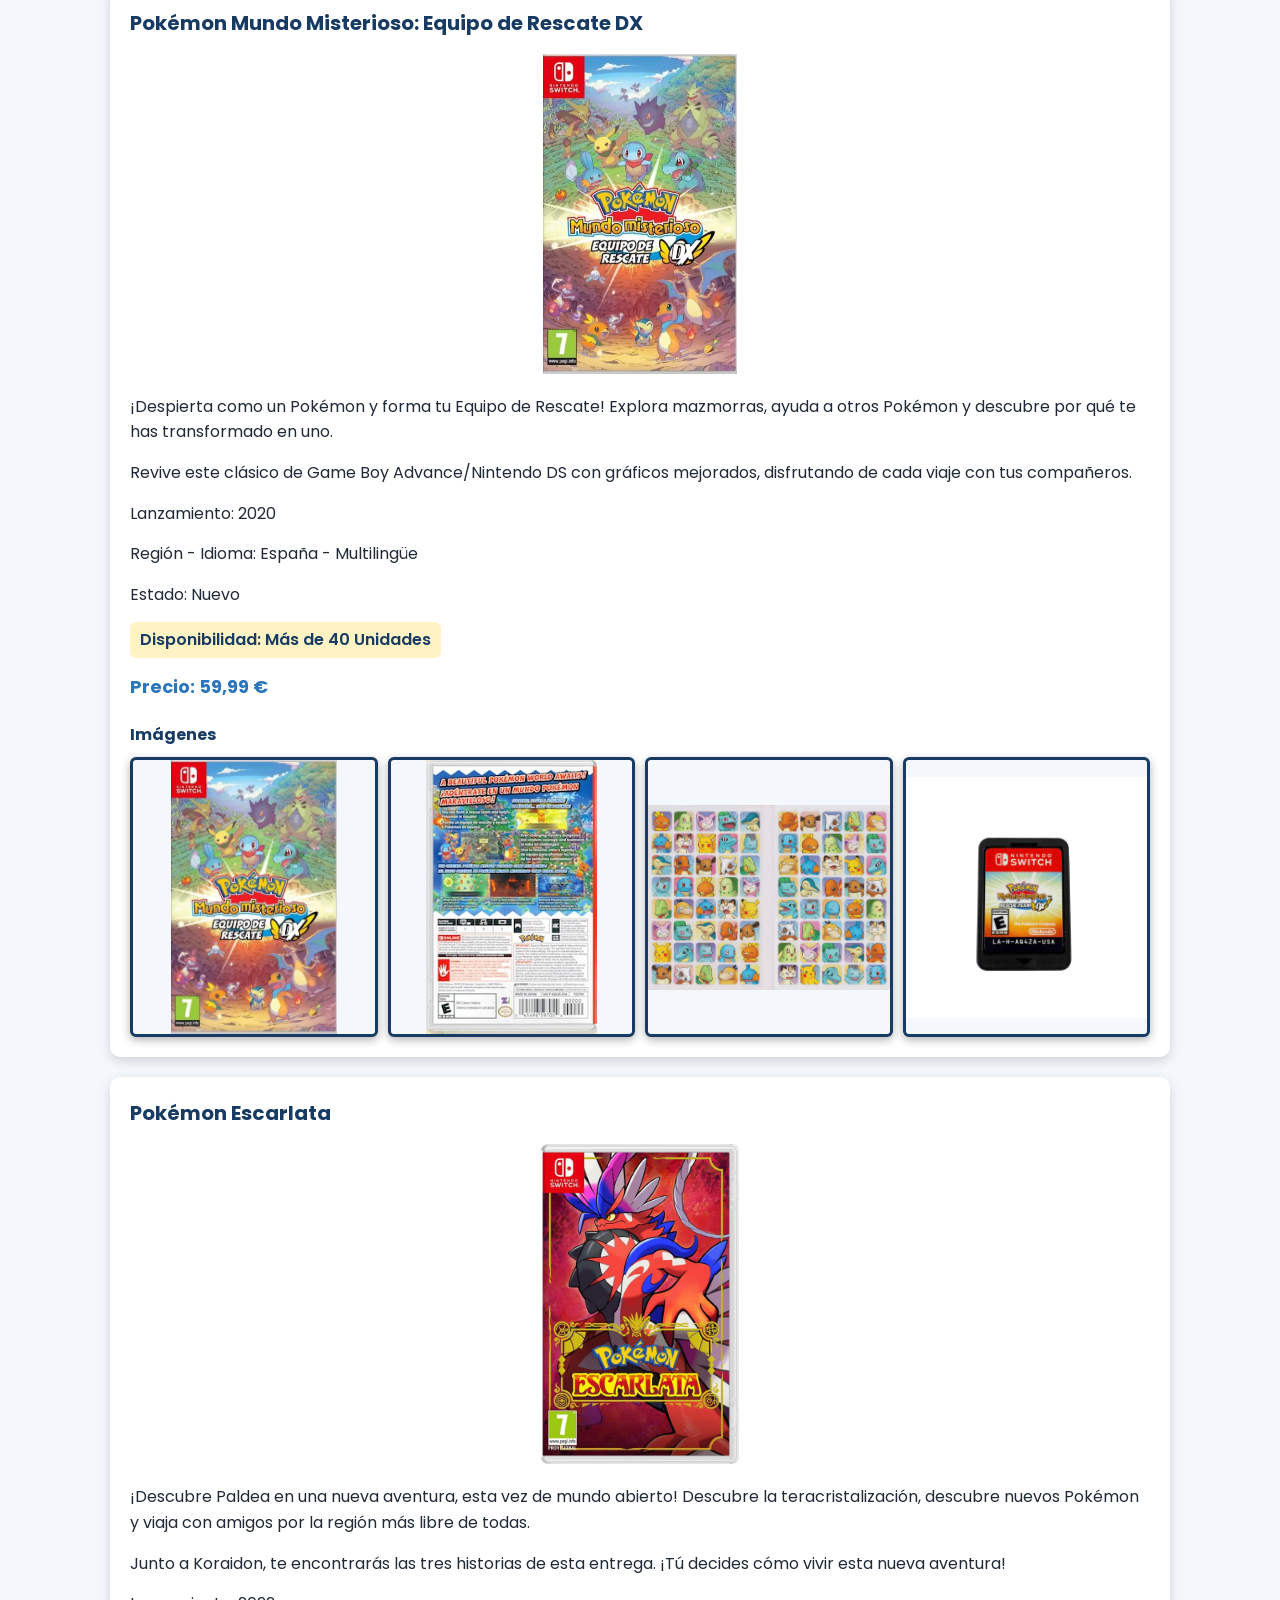
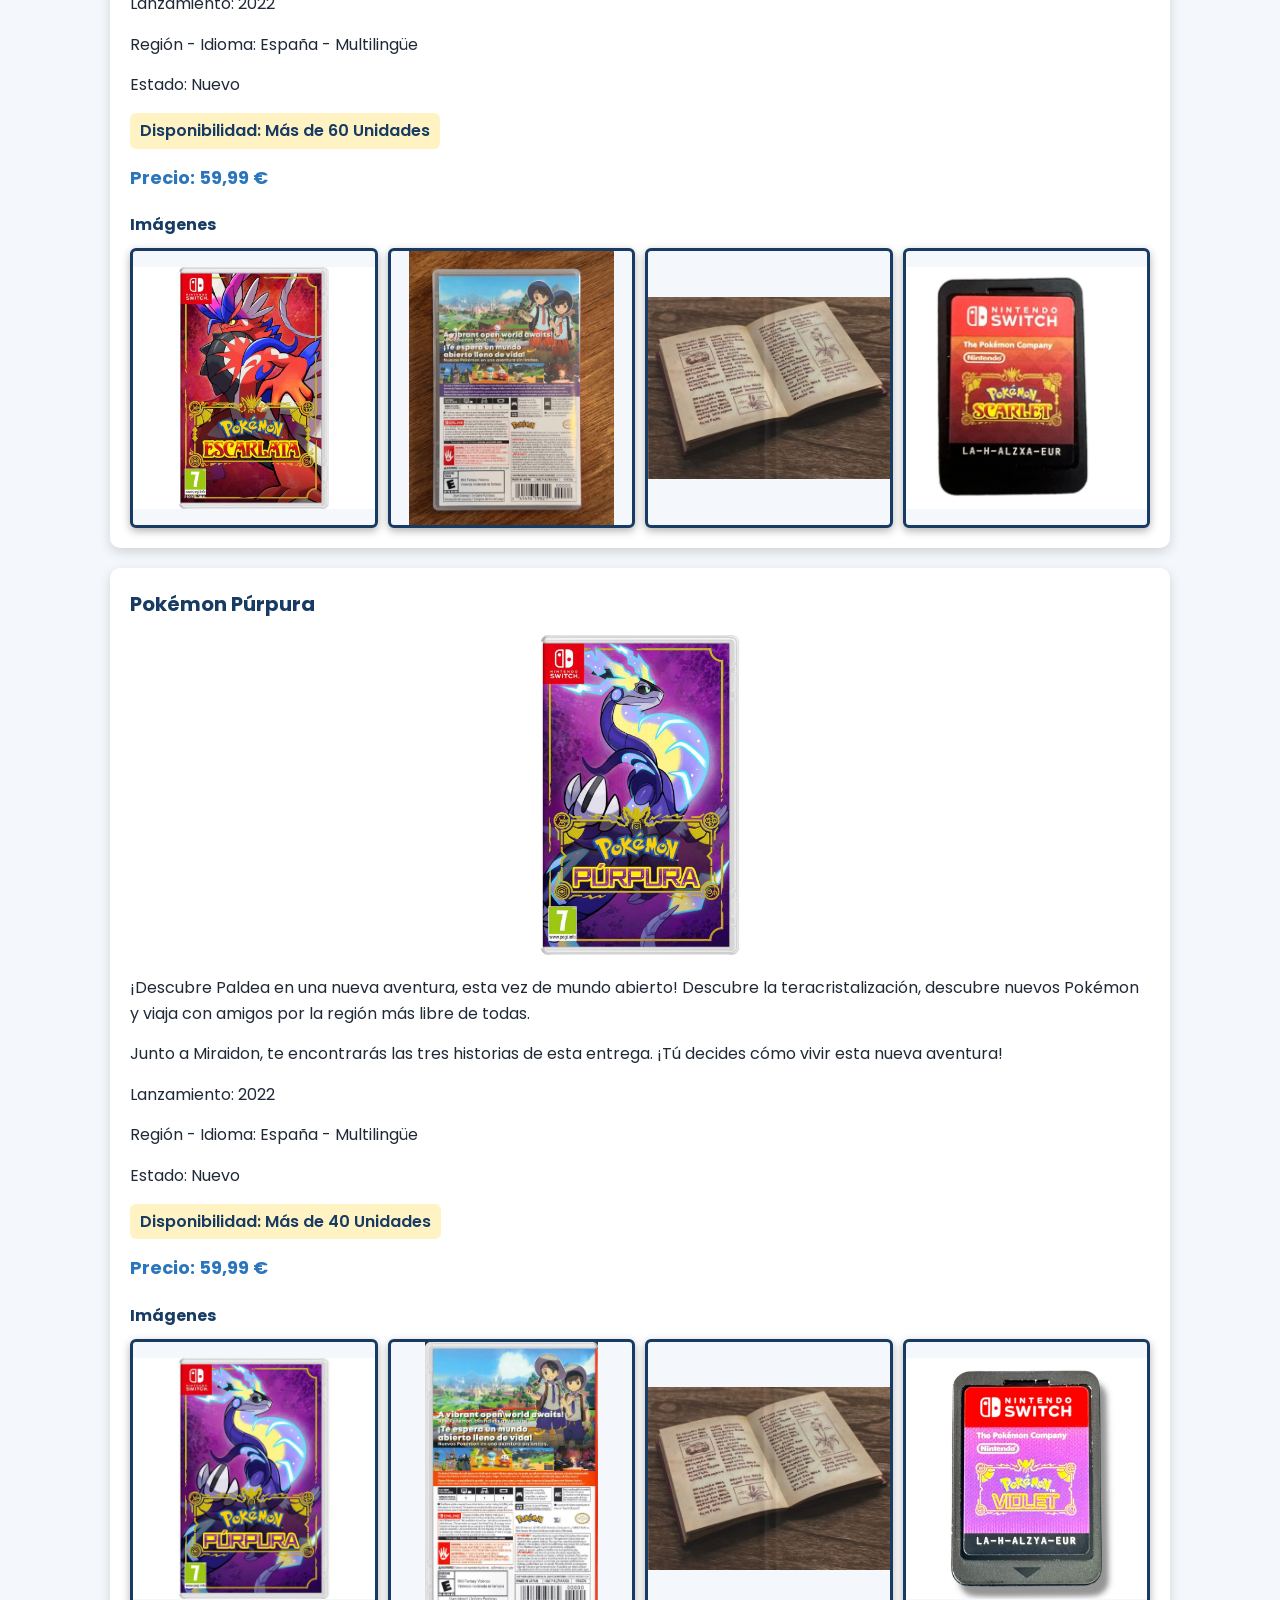
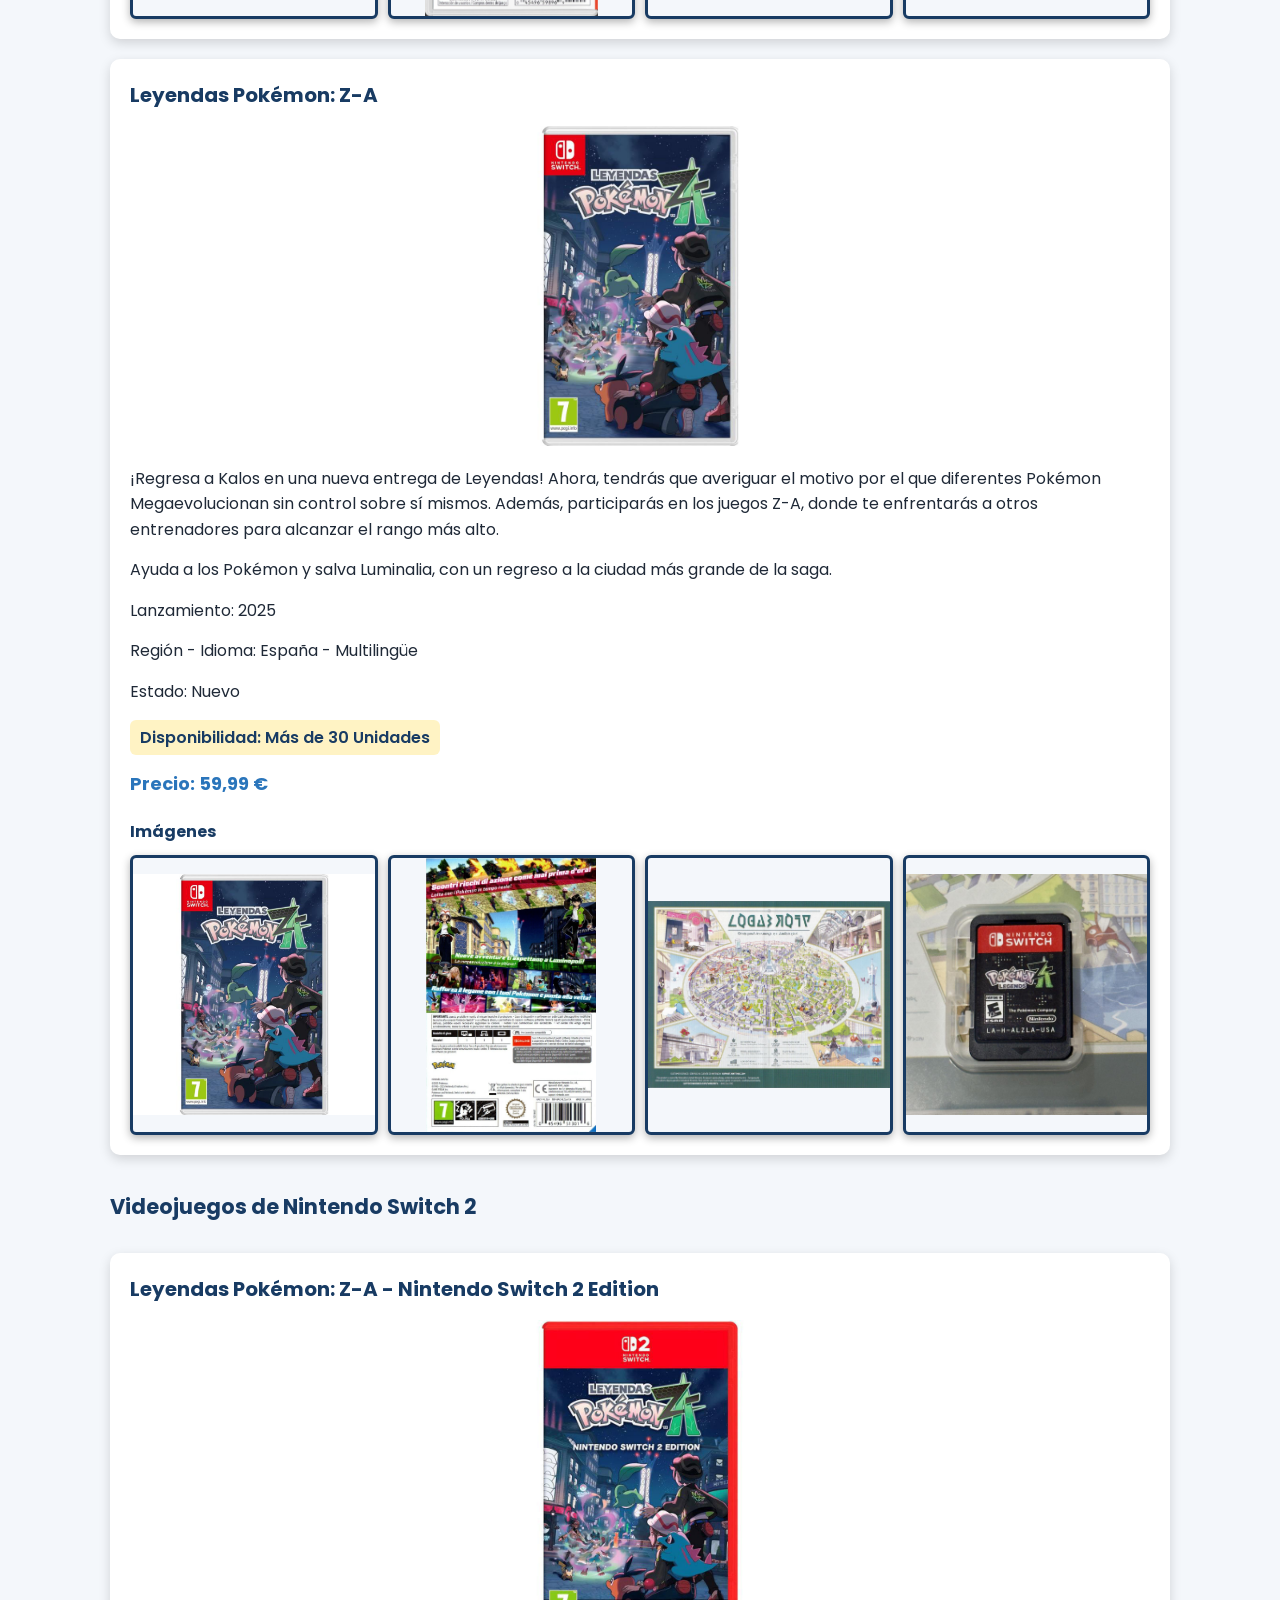
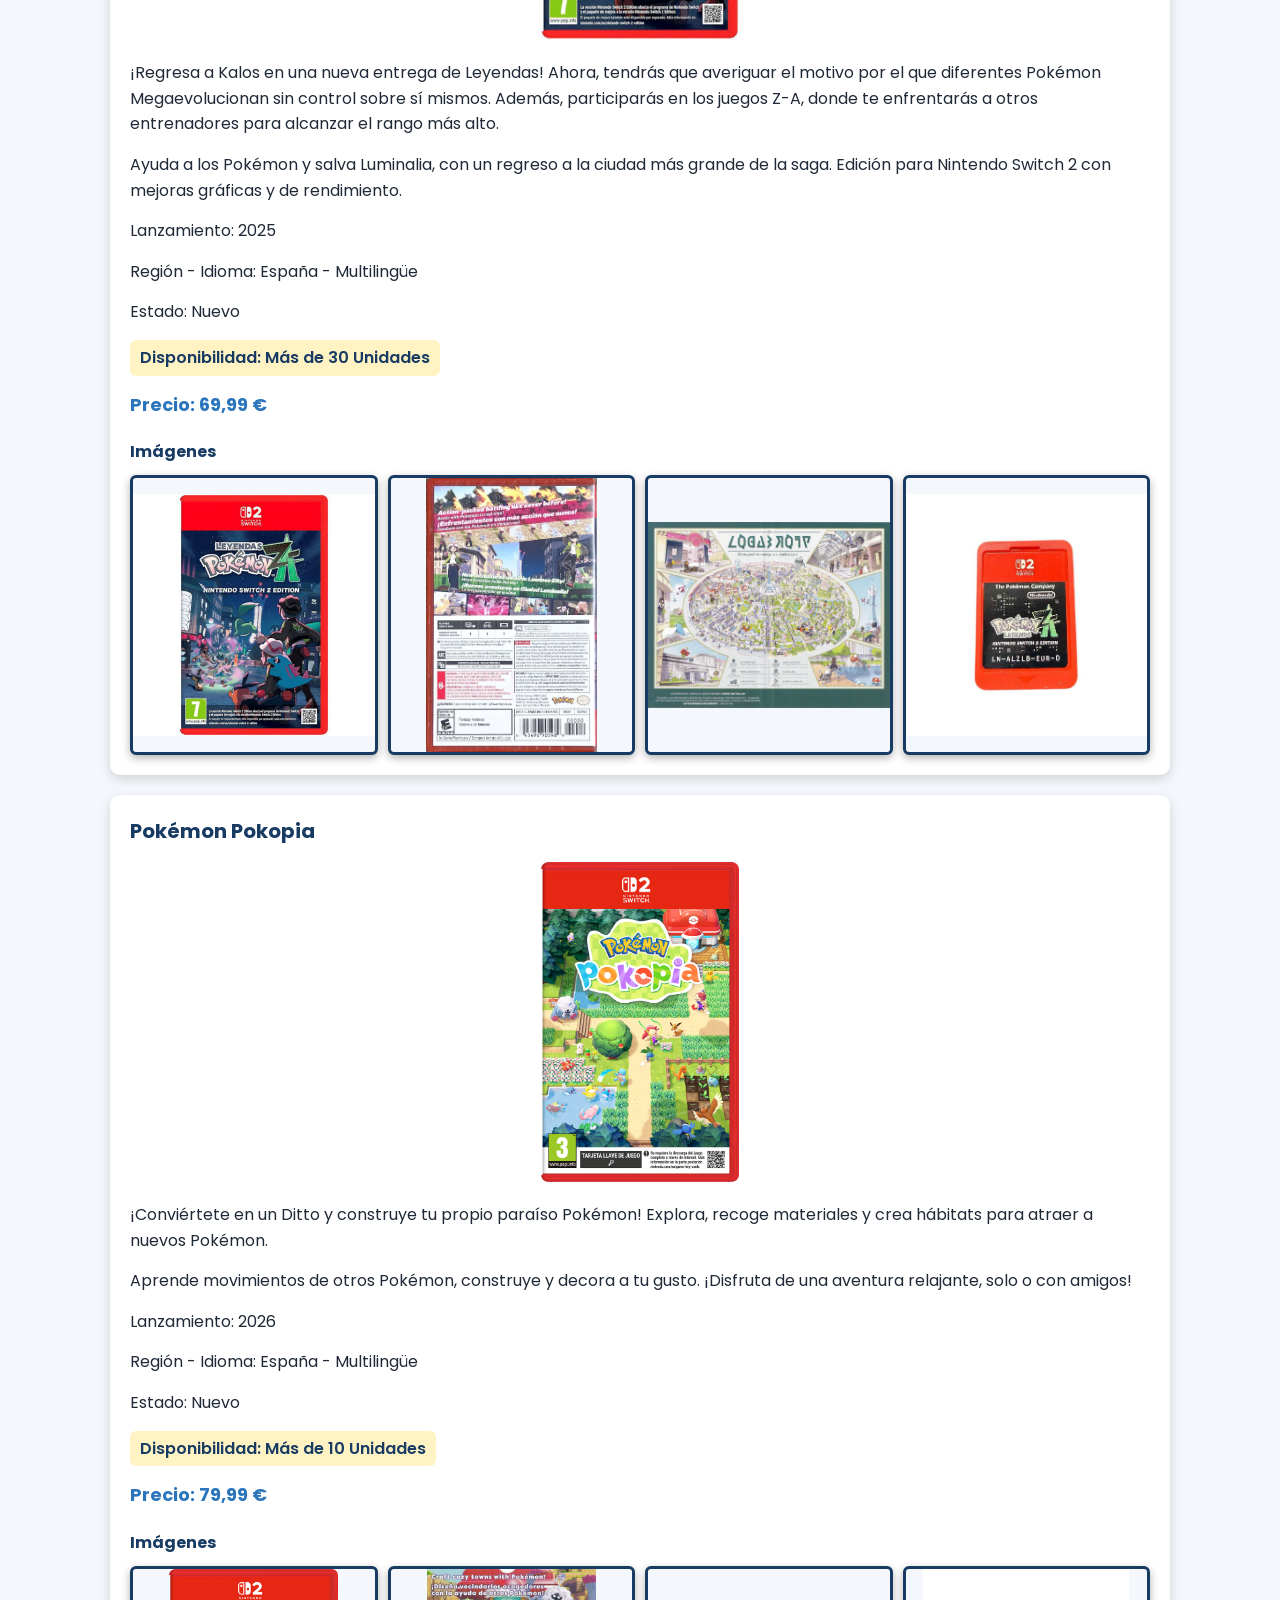
<file: catalogo.html>
<!doctype html>
<html lang="es">

<head>
  <meta charset="UTF-8">
  <meta name="viewport" content="width=device-width, initial-scale=1.0">
  <title>PokéNexo | Catálogo</title>
  <meta name="description"
    content="El catálogo de PokéNexo, una tienda ficticia de Pokémon con videojuegos, cartas del JCC, mangas, merchandising de la franquicia.">
  <link rel="icon" type="image/svg+xml" href="img/favicon.svg">
  <link rel="preconnect" href="https://fonts.googleapis.com">
  <link rel="preconnect" href="https://fonts.gstatic.com" crossorigin>
  <link href="https://fonts.googleapis.com/css2?family=Poppins:wght@400;600;700&display=swap" rel="stylesheet">
  <link rel="stylesheet" href="styles.css">
  <link rel="alternate" type="application/rss+xml" title="Noticias de PokéNexo" href="noticias.xml">
</head>

<body>
  <header>
    <a href="index.html" class="marca">PokéNexo</a>
    <nav>
      <a href="index.html">Inicio</a>
      <a href="catalogo.html">Catálogo</a>
      <a href="actualidad.html">Noticias de la saga</a>
      <a href="contacto.html">Contacto</a>
    </nav>
  </header>
  <main>
    <div class="lectura-sencilla">
      <h1>Catálogo de PokéNexo</h1>
      <p>¡Has accedido al catálogo de PokéNexo!</p>
      <p>
        Aquí encontrarás todos los productos que ofrecemos para comprar, ya sea
        presencialmente o por esta misma web.
      </p>
      <p>
        Ofrecemos una gran variedad de videojuegos, productos JCC, mangas y
        merchandising de la franquicia Pokémon. ¡Anímate y echa un vistazo!
      </p>
      <p>
        Además, ofrecemos una primera vista al museo que tenemos en la tienda,
        con productos antiguos y bien conservados de la saga. Hecho por y para
        amantes de la saga.
      </p>
    </div>
    <section id="videojuegos">
      <h2>Videojuegos</h2>
      <section id="retro">
        <h3>Coleccionismo Retro</h3>
        <article id="esmeralda">
          <h4>Pokémon Edición Esmeralda - Copia Japonesa Precintada</h4>
          <img class="imagen-producto" src="img/esmeralda.webp"
            alt="Carátula japonesa de Pokémon Esmeralda - Game Boy Advance">
          <p>
            Una copia japonesa original de uno de los juegos más nostálgicos y
            emblemáticos de la saga. Con su precinto original, y sin una sola
            marca en la caja. Una pieza posiblemente única para el
            coleccionista, ahora disponible en nuestro catálogo.
          </p>
          <p>
            La historia definitiva de Hoenn, ahora en condiciones perfectas.
          </p>
          <p>Lanzamiento: 2004</p>
          <p>Plataforma: Game Boy Advance</p>
          <p>Región - Idioma: Japón - Japonés</p>
          <p>Estado: Precintado</p>
          <p class="estado-producto">Disponibilidad: Última Unidad</p>
          <p class="precio-producto">Precio: 1.499,95 €</p>
          <h5>Imágenes</h5>
          <div class="galeria-producto">
            <img src="img/esmeralda.webp"
              alt="Carátula de la edición japonesa de Pokémon Esmeralda para Game Boy Advance">
            <img src="img/esmeraldaFoto2.jpg" alt="Parte frontal de la caja">
            <img src="img/esmeraldaFoto3.webp" alt="Parte trasera de la caja">
          </div>
        </article>
      </section>
      <section id="switch">
        <h3>Videojuegos de Nintendo Switch</h3>
        <article id="letsgo-pikachu">
          <h4>Pokémon: Let's Go, Pikachu!</h4>
          <img class="imagen-producto" src="img/Switch/caratulaLetsGoPikachu.png"
            alt="Carátula de Pokémon: Let's Go, Pikachu! - Nintendo Switch">
          <p>
            Redescubre Kanto con una nueva jugabilidad, Pokémon salvajes en
            tiempo real y con más diversión que nunca en las entregas de Let's
            Go, para Nintendo Switch. Incluye el modo de dos jugadores local,
            y solo necesitas un Joy-Con por jugador. El juego ideal de la
            franquicia para disfrutar en familia.
          </p>
          <p>Lanzamiento: 2018</p>
          <p>Región - Idioma: España - Multilingüe</p>
          <p>Estado: Nuevo</p>
          <p class="estado-producto">Disponibilidad: Más de 50 Unidades</p>
          <p class="precio-producto">Precio: 59,99 €</p>
          <h5>Imágenes</h5>
          <div class="galeria-producto">
            <img src="img/Switch/caratulaLetsGoPikachu.png"
              alt="Carátula de Pokémon: Let's Go, Pikachu! para Nintendo Switch">
            <img src="img/Switch/caratulaLetsGoPikachuDetras.webp"
              alt="Parte trasera de la carátula de Pokémon: Let's Go Pikachu!">
            <img src="img/Switch/caratulaLetsGoPikachuEeveeAbierta.jpg"
              alt="Carátula de Pokémon: Let's Go Pikachu! abierta">
            <img src="img/Switch/cartuchoLetsGoPikachu.webp" alt="Cartucho de Pokémon: Let's Go Pikachu!">
          </div>
        </article>
        <article id="letsgo-eevee">
          <h4>Pokémon: Let's Go, Eevee!</h4>
          <img class="imagen-producto" src="img/Switch/caratulaLetsGoEevee.jpg"
            alt="Carátula de Pokémon: Let's Go, Eevee! - Nintendo Switch">
          <p>
            Redescubre Kanto con una nueva jugabilidad, Pokémon salvajes
            visibles en el mapa y con más diversión que nunca en las entregas
            de Let's Go, para Nintendo Switch. ¡Además, en esta ocasión Eevee
            será tu compañero de aventuras!
          </p>
          <p>
            Incluye el modo de dos jugadores local, y solo necesitas un
            Joy-Con por jugador. El juego ideal de la franquicia para
            disfrutar en familia.
          </p>
          <p>Lanzamiento: 2018</p>
          <p>Región - Idioma: España - Multilingüe</p>
          <p>Estado: Nuevo</p>
          <p class="estado-producto">Disponibilidad: Más de 50 Unidades</p>
          <p class="precio-producto">Precio: 59,99 €</p>
          <h5>Imágenes</h5>
          <div class="galeria-producto">
            <img src="img/Switch/caratulaLetsGoEevee.jpg"
              alt="Carátula de Pokémon: Let's Go, Eevee! para Nintendo Switch">
            <img src="img/Switch/caratulaLetsGoEeveeDetras.jpg"
              alt="Parte trasera de la carátula de Pokémon: Let's Go Eevee!">
            <img src="img/Switch/caratulaLetsGoPikachuEeveeAbierta.jpg"
              alt="Carátula de Pokémon: Let's Go Eevee! abierta">
            <img src="img/Switch/cartuchoLetsGoEevee.webp" alt="Cartucho de Pokémon: Let's Go Eevee!">
          </div>
        </article>
        <article id="espada">
          <h4>Pokémon Espada + Pase de Expansión</h4>
          <img class="imagen-producto" src="img/Switch/caratulaEspada.png"
            alt="Carátula de Pokémon Espada + Pase de Expansión - Nintendo Switch">
          <p>
            Descubre la región de Galar, con los nuevos Dinamax y Gigantamax,
            nuevas formas regionales y un enorme Área Silvestre, donde podrás
            ver a una gran diversidad de Pokémon salvajes en su hábitat
            natural, junto a la novedad del manejo de la cámara libre.
          </p>
          <p>
            Además, este pack trae el Pase de Expansión, para que puedas
            seguir disfrutando de este juego y conocer a nuevos Pokémon
            legendarios y formas Galar nuevas.
          </p>
          <p>Lanzamiento: 2019 | Expansión en 2020</p>
          <p>Región - Idioma: España - Multilingüe</p>
          <p>Estado: Nuevo</p>
          <p class="estado-producto">Disponibilidad: Más de 60 Unidades</p>
          <p class="precio-producto">Precio: 79,99 €</p>
          <h5>Imágenes</h5>
          <div class="galeria-producto">
            <img src="img/Switch/caratulaEspada.png" alt="Carátula de Pokémon Espada para Nintendo Switch"
              loading="lazy">
            <img src="img/Switch/caratulaEspadaDetras.png" alt="Parte trasera de la carátula de Pokémon Espada"
              loading="lazy">
            <img src="img/Switch/caratulaEspadaEscudoAbierta.jpg" alt="Carátula de Pokémon Espada abierta"
              loading="lazy">
            <img src="img/Switch/cartuchoEspada.jpg" alt="Cartucho de Pokémon Espada" loading="lazy">
          </div>
        </article>
        <article id="escudo">
          <h4>Pokémon Escudo + Pase de Expansión</h4>
          <img class="imagen-producto" src="img/Switch/caratulaEscudo.png"
            alt="Carátula de Pokémon Escudo + Pase de Expansión - Nintendo Switch" loading="lazy">
          <p>
            Descubre la región de Galar, con los nuevos Dinamax y Gigantamax,
            nuevas formas regionales y un enorme Área Silvestre, donde podrás
            ver a una gran diversidad de Pokémon salvajes en su hábitat
            natural, junto a la novedad del manejo de la cámara libre.
          </p>
          <p>
            Además, este pack trae el Pase de Expansión, para que puedas
            seguir disfrutando de este juego y conocer a nuevos Pokémon
            legendarios y formas Galar nuevas.
          </p>
          <p>Lanzamiento: 2019 | Expansión en 2020</p>
          <p>Región - Idioma: España - Multilingüe</p>
          <p>Estado: Nuevo</p>
          <p class="estado-producto">Disponibilidad: Más de 80 Unidades</p>
          <p class="precio-producto">Precio: 79,99 €</p>
          <h5>Imágenes</h5>
          <div class="galeria-producto">
            <img src="img/Switch/caratulaEscudo.png" alt="Carátula de Pokémon Escudo para Nintendo Switch"
              loading="lazy">
            <img src="img/Switch/caratulaEscudoDetras.png" alt="Parte trasera de la carátula de Pokémon Escudo"
              loading="lazy">
            <img src="img/Switch/caratulaEspadaEscudoAbierta.jpg" alt="Carátula de Pokémon Escudo abierta"
              loading="lazy">
            <img src="img/Switch/cartuchoEscudo.webp" alt="Cartucho de Pokémon Escudo" loading="lazy">
          </div>
        </article>
        <article id="diamante-brillante">
          <h4>Pokémon Diamante Brillante</h4>
          <img class="imagen-producto" src="img/Switch/caratulaDiamanteBrillante.jfif"
            alt="Carátula de Pokémon Diamante Brillante - Nintendo Switch" loading="lazy">
          <p>
            ¡Revive las aventuras de Sinnoh con Pokémon Diamante Brillante!
            Sumérgete en esta región, el Gran Subsuelo o en sus concursos
            Pokémon.
          </p>
          <p>
            Con toda la Pokédex Nacional, desde Bulbasaur hasta Arceus. Una
            gran entrega para rememorar viejos tiempos, o comenzar por todo lo
            alto.
          </p>
          <p>Lanzamiento: 2021</p>
          <p>Región - Idioma: España - Multilingüe</p>
          <p>Estado: Nuevo</p>
          <p class="estado-producto">Disponibilidad: Más de 80 Unidades</p>
          <p class="precio-producto">Precio: 59,99 €</p>
          <h5>Imágenes</h5>
          <div class="galeria-producto">
            <img src="img/Switch/caratulaDiamanteBrillante.jfif"
              alt="Carátula de Pokémon Diamante Brillante para Nintendo Switch" loading="lazy">
            <img src="img/Switch/caratulaDiamanteBrillanteDetras.png"
              alt="Parte trasera de la carátula de Pokémon Diamante Brillante" loading="lazy">
            <img src="img/Switch/caratulaDiamanteBrillanteAbierta.jpg"
              alt="Carátula de Pokémon Diamante Brillante abierta" loading="lazy">
            <img src="img/Switch/cartuchoDiamanteBrillante.jfif" alt="Cartucho de Pokémon Diamante Brillante"
              loading="lazy">
          </div>
        </article>
        <article id="perla-reluciente">
          <h4>Pokémon Perla Reluciente</h4>
          <img class="imagen-producto" src="img/Switch/caratulaPerlaReluciente.jfif"
            alt="Carátula de Pokémon Perla Reluciente - Nintendo Switch" loading="lazy">
          <p>
            ¡Revive las aventuras de Sinnoh con Pokémon Perla Reluciente!
            Sumérgete en esta región, el Gran Subsuelo o en sus concursos
            Pokémon.
          </p>
          <p>
            Con toda la Pokédex Nacional, desde Bulbasaur hasta Arceus. Una
            gran entrega para rememorar viejos tiempos, o comenzar por todo lo
            alto.
          </p>
          <p>Lanzamiento: 2021</p>
          <p>Región - Idioma: España - Multilingüe</p>
          <p>Estado: Nuevo</p>
          <p class="estado-producto">Disponibilidad: Más de 90 Unidades</p>
          <p class="precio-producto">Precio: 59,99 €</p>
          <h5>Imágenes</h5>
          <div class="galeria-producto">
            <img src="img/Switch/caratulaPerlaReluciente.jfif"
              alt="Carátula de Pokémon Perla Reluciente para Nintendo Switch" loading="lazy">
            <img src="img/Switch/caratulaPerlaRelucienteDetras.webp"
              alt="Parte trasera de la carátula de Pokémon Perla Reluciente" loading="lazy">
            <img src="img/Switch/caratulaPerlaRelucienteAbierta.jpg" alt="Carátula de Pokémon Perla Reluciente abierta"
              loading="lazy">
            <img src="img/Switch/cartuchoPerlaReluciente.jfif" alt="Cartucho de Pokémon Perla Reluciente"
              loading="lazy">
          </div>
        </article>
        <article id="leyendas-arceus">
          <h4>Leyendas Pokémon: Arceus</h4>
          <img class="imagen-producto" src="img/Switch/caratulaArceus.jfif"
            alt="Carátula de Leyendas Pokémon: Arceus - Nintendo Switch" loading="lazy">
          <p>
            ¡Viaja al pasado de Sinnoh para descubrir cómo era el mundo
            Pokémon hace siglos!
          </p>
          <p>
            Leyendas Pokémon: Arceus nos transporta a Hisui, el inicio de la
            región de Sinnoh, donde deberemos completar la primera Pokédex de
            la historia y sobrevivir en las diferentes zonas custodiadas por
            Pokémon Alfa. La entrega de Pokémon para Switch mejor valorada por
            los fans. Estamos seguros que no te defraudará.
          </p>
          <p>Lanzamiento: 2022</p>
          <p>Región - Idioma: España - Multilingüe</p>
          <p>Estado: Nuevo</p>
          <p class="estado-producto">Disponibilidad: Más de 30 Unidades</p>
          <p class="precio-producto">Precio: 59,99 €</p>
          <h5>Imágenes</h5>
          <div class="galeria-producto">
            <img src="img/Switch/caratulaArceus.jfif" alt="Carátula de Leyendas Pokémon: Arceus para Nintendo Switch"
              loading="lazy">
            <img src="img/Switch/caratulaArceusDetras.jfif"
              alt="Parte trasera de la carátula de Leyendas Pokémon: Arceus" loading="lazy">
            <img src="img/Switch/caratulaArceusAbierta.jpg" alt="Carátula de Leyendas Pokémon: Arceus abierta"
              loading="lazy">
            <img src="img/Switch/cartuchoArceus.jfif" alt="Cartucho de Leyendas Pokémon: Arceus" loading="lazy">
          </div>
        </article>
        <article id="mundo-misterioso">
          <h4>Pokémon Mundo Misterioso: Equipo de Rescate DX</h4>
          <img class="imagen-producto" src="img/Switch/caratulaMundoMisterioso.webp"
            alt="Carátula de Pokémon Mundo Misterioso: Equipo de Rescate DX - Nintendo Switch" loading="lazy">
          <p>
            ¡Despierta como un Pokémon y forma tu Equipo de Rescate! Explora
            mazmorras, ayuda a otros Pokémon y descubre por qué te has
            transformado en uno.
          </p>
          <p>
            Revive este clásico de Game Boy Advance/Nintendo DS con gráficos
            mejorados, disfrutando de cada viaje con tus compañeros.
          </p>
          <p>Lanzamiento: 2020</p>
          <p>Región - Idioma: España - Multilingüe</p>
          <p>Estado: Nuevo</p>
          <p class="estado-producto">Disponibilidad: Más de 40 Unidades</p>
          <p class="precio-producto">Precio: 59,99 €</p>
          <h5>Imágenes</h5>
          <div class="galeria-producto">
            <img src="img/Switch/caratulaMundoMisterioso.webp"
              alt="Carátula de Pokémon Mundo Misterioso: Equipo de Rescate DX para Nintendo Switch" loading="lazy">
            <img src="img/Switch/caratulaMundoMisteriosoDetras.png"
              alt="Parte trasera de la carátula de Pokémon Mundo Misterioso: Equipo de Rescate DX" loading="lazy">
            <img src="img/Switch/caratulaMundoMisteriosoAbierta.jpg"
              alt="Carátula de Pokémon Mundo Misterioso: Equipo de Rescate DX abierta" loading="lazy">
            <img src="img/Switch/cartuchoMundoMisterioso.webp"
              alt="Cartucho de Pokémon Mundo Misterioso: Equipo de Rescate DX" loading="lazy">
          </div>
        </article>
        <article id="escarlata">
          <h4>Pokémon Escarlata</h4>
          <img class="imagen-producto" src="img/Switch/CaratulaEscarlata.jfif"
            alt="Carátula de Pokémon Escarlata - Nintendo Switch" loading="lazy">
          <p>
            ¡Descubre Paldea en una nueva aventura, esta vez de mundo abierto!
            Descubre la teracristalización, descubre nuevos Pokémon y viaja
            con amigos por la región más libre de todas.
          </p>
          <p>
            Junto a Koraidon, te encontrarás las tres historias de esta
            entrega. ¡Tú decides cómo vivir esta nueva aventura!
          </p>
          <p>Lanzamiento: 2022</p>
          <p>Región - Idioma: España - Multilingüe</p>
          <p>Estado: Nuevo</p>
          <p class="estado-producto">Disponibilidad: Más de 60 Unidades</p>
          <p class="precio-producto">Precio: 59,99 €</p>
          <h5>Imágenes</h5>
          <div class="galeria-producto">
            <img src="img/Switch/CaratulaEscarlata.jfif" alt="Carátula de Pokémon Escarlata para Nintendo Switch"
              loading="lazy">
            <img src="img/Switch/caratulaEscarlataDetras.jfif" alt="Parte trasera de la carátula de Pokémon Escarlata"
              loading="lazy">
            <img src="img/Switch/CaratulaEscarlataPurpuraAbierta.jpg" alt="Carátula de Pokémon Escarlata abierta"
              loading="lazy">
            <img src="img/Switch/cartuchoEscarlata.jfif" alt="Cartucho de Pokémon Escarlata" loading="lazy">
          </div>
        </article>
        <article id="purpura">
          <h4>Pokémon Púrpura</h4>
          <img class="imagen-producto" src="img/Switch/caratulaPurpura.jfif"
            alt="Carátula de Pokémon Púrpura - Nintendo Switch" loading="lazy">
          <p>
            ¡Descubre Paldea en una nueva aventura, esta vez de mundo abierto!
            Descubre la teracristalización, descubre nuevos Pokémon y viaja
            con amigos por la región más libre de todas.
          </p>
          <p>
            Junto a Miraidon, te encontrarás las tres historias de esta
            entrega. ¡Tú decides cómo vivir esta nueva aventura!
          </p>
          <p>Lanzamiento: 2022</p>
          <p>Región - Idioma: España - Multilingüe</p>
          <p>Estado: Nuevo</p>
          <p class="estado-producto">Disponibilidad: Más de 40 Unidades</p>
          <p class="precio-producto">Precio: 59,99 €</p>
          <h5>Imágenes</h5>
          <div class="galeria-producto">
            <img src="img/Switch/caratulaPurpura.jfif" alt="Carátula de Pokémon Púrpura para Nintendo Switch"
              loading="lazy">
            <img src="img/Switch/caratulaPurpuraDetras.png" alt="Parte trasera de la carátula de Pokémon Púrpura"
              loading="lazy">
            <img src="img/Switch/CaratulaEscarlataPurpuraAbierta.jpg" alt="Carátula de Pokémon Púrpura abierta"
              loading="lazy">
            <img src="img/Switch/cartuchoPurpura.jfif" alt="Cartucho de Pokémon Púrpura" loading="lazy">
          </div>
        </article>
        <article id="Z-A">
          <h4>Leyendas Pokémon: Z-A</h4>
          <img class="imagen-producto" src="img/Switch/caratulaZA.jfif"
            alt="Carátula de Leyendas Pokémon: Z-A - Nintendo Switch" loading="lazy">
          <p>
            ¡Regresa a Kalos en una nueva entrega de Leyendas! Ahora, tendrás
            que averiguar el motivo por el que diferentes Pokémon
            Megaevolucionan sin control sobre sí mismos. Además, participarás
            en los juegos Z-A, donde te enfrentarás a otros entrenadores para
            alcanzar el rango más alto.
          </p>
          <p>
            Ayuda a los Pokémon y salva Luminalia, con un regreso a la ciudad
            más grande de la saga.
          </p>
          <p>Lanzamiento: 2025</p>
          <p>Región - Idioma: España - Multilingüe</p>
          <p>Estado: Nuevo</p>
          <p class="estado-producto">Disponibilidad: Más de 30 Unidades</p>
          <p class="precio-producto">Precio: 59,99 €</p>
          <h5>Imágenes</h5>
          <div class="galeria-producto">
            <img src="img/Switch/caratulaZA.jfif" alt="Carátula de Leyendas Pokémon: Z-A para Nintendo Switch"
              loading="lazy">
            <img src="img/Switch/caratulaZADetras.jpg" alt="Parte trasera de la carátula de Leyendas Pokémon: Z-A"
              loading="lazy">
            <img src="img/Switch/caratulaZAAbierta.jpg" alt="Carátula de Leyendas Pokémon: Z-A abierta" loading="lazy">
            <img src="img/Switch/cartuchoZA.jfif" alt="Cartucho de Leyendas Pokémon: Z-A" loading="lazy">
          </div>
        </article>
      </section>
      <section id="switch2">
        <h3>Videojuegos de Nintendo Switch 2</h3>
        <article id="Z-A2">
          <h4>Leyendas Pokémon: Z-A - Nintendo Switch 2 Edition</h4>
          <img class="imagen-producto" src="img/Switch2/caratulaZA2.jfif"
            alt="Carátula de Leyendas Pokémon: Z-A - Nintendo Switch 2" loading="lazy">
          <p>
            ¡Regresa a Kalos en una nueva entrega de Leyendas! Ahora, tendrás
            que averiguar el motivo por el que diferentes Pokémon
            Megaevolucionan sin control sobre sí mismos. Además, participarás
            en los juegos Z-A, donde te enfrentarás a otros entrenadores para
            alcanzar el rango más alto.
          </p>
          <p>
            Ayuda a los Pokémon y salva Luminalia, con un regreso a la ciudad
            más grande de la saga. Edición para Nintendo Switch 2 con mejoras
            gráficas y de rendimiento.
          </p>
          <p>Lanzamiento: 2025</p>
          <p>Región - Idioma: España - Multilingüe</p>
          <p>Estado: Nuevo</p>
          <p class="estado-producto">Disponibilidad: Más de 30 Unidades</p>
          <p class="precio-producto">Precio: 69,99 €</p>
          <h5>Imágenes</h5>
          <div class="galeria-producto">
            <img src="img/Switch2/caratulaZA2.jfif" alt="Carátula de Leyendas Pokémon: Z-A para Nintendo Switch 2"
              loading="lazy">
            <img src="img/Switch2/caratulaZA2Detras.png" alt="Parte trasera de la carátula de Leyendas Pokémon: Z-A"
              loading="lazy">
            <img src="img/Switch2/caratulaZA2Abierta.jpg" alt="Carátula de Leyendas Pokémon: Z-A abierta"
              loading="lazy">
            <img src="img/Switch2/cartuchoZA2.jfif" alt="Cartucho de Leyendas Pokémon: Z-A" loading="lazy">
          </div>
        </article>
        <article id="pokopia">
          <h4>Pokémon Pokopia</h4>
          <img class="imagen-producto" src="img/Switch2/caratulaPokopia.png"
            alt="Carátula de Pokémon Pokopia - Nintendo Switch 2" loading="lazy">
          <p>
            ¡Conviértete en un Ditto y construye tu propio paraíso Pokémon!
            Explora, recoge materiales y crea hábitats para atraer a nuevos
            Pokémon.
          </p>
          <p>
            Aprende movimientos de otros Pokémon, construye y decora a tu
            gusto. ¡Disfruta de una aventura relajante, solo o con amigos!
          </p>
          <p>Lanzamiento: 2026</p>
          <p>Región - Idioma: España - Multilingüe</p>
          <p>Estado: Nuevo</p>
          <p class="estado-producto">Disponibilidad: Más de 10 Unidades</p>
          <p class="precio-producto">Precio: 79,99 €</p>
          <h5>Imágenes</h5>
          <div class="galeria-producto">
            <img src="img/Switch2/caratulaPokopia.png" alt="Carátula de Pokémon Pokopia para Nintendo Switch 2"
              loading="lazy">
            <img src="img/Switch2/caratulaPokopiaDetras.jfif" alt="Parte trasera de la carátula de Pokémon Pokopia"
              loading="lazy">
            <img src="img/Switch2/caratulaPokopiaAbierta.jpg" alt="Carátula de Pokémon Pokopia abierta" loading="lazy">
            <img src="img/Switch2/cartuchoPokopia.jfif" alt="Cartucho de Pokémon Pokopia" loading="lazy">
          </div>
        </article>
      </section>
    </section>
    <section id="museo">
      <h2>Museo PokéNexo</h2>
      <article id="negro-japones">
        <h3>Pokémon Edición Negra - Copia Japonesa</h3>
        <img class="imagen-producto" src="img/Museo/caratulaNegroJapones.jpg"
          alt="Carátula Japonesa de Pokémon Edición Negra - Nintendo DS">
        <p>
          La pieza de coleccionismo favorita del CEO de la tienda. Uno de los
          juegos con la historia más profunda de la saga, disponible para
          observar y comentar en nuestra tienda.
        </p>
        <p>
          La primera aventura por Teselia, el pasado de N, la Pokédex Regional
          más grande de todas... Todo ello, proveniente de su país natal.
          Disponible en nuestro museo.
        </p>
        <p>Lanzamiento: 2010</p>
        <p>Plataforma: Nintendo DS</p>
        <p>Región - Idioma: Japón - Japonés</p>
        <p class="no-venta">Este producto no está a la venta.</p>
        <h4>Imágenes</h4>
        <div class="galeria-producto">
          <img src="img/Museo/caratulaNegroJapones.jpg" alt="Carátula de Pokémon Edición Negra para Nintendo DS"
            loading="lazy">
          <img src="img/Museo/caratulaNegroJaponesDetras.jpg" alt="Parte trasera de la carátula de Pokémon Negro"
            loading="lazy">
          <img src="img/Museo/caratulaNegroJaponesAbierta.jpg" alt="Carátula de Pokémon Negro abierta" loading="lazy">
          <img src="img/Museo/cajaNegroJapones.jpg" alt="Caja de Pokémon Negro" loading="lazy">
        </div>
      </article>
      <article id="stadium2-japones">
        <h3>Pokémon Stadium Kin Gin (Stadium 2) - Copia Japonesa</h3>
        <img class="imagen-producto" src="img/Museo/stadium2Delante.jpg"
          alt="Cartucho Japonés de Pokémon Stadium 2 - Nintendo 64">
        <p>
          Revive los combates de las dos primeras generaciones, participa en
          torneos y disfruta de tus Pokémon favoritos en una de las primeras
          entregas en 3D de la saga.
        </p>
        <p>
          Una de las últimas compras del museo. Uno de los spin-off más
          revolucionarios de la saga y una auténtica joya de Nintendo 64,
          también en nuestra sala de museo en la tienda.
        </p>
        <p>
          Una curiosidad de esta edición japonesa es su nombre original:
          Pokémon Stadium Kin Gin. Es el equivalente al Pokémon Stadium 2 que
          conocemos en Europa, aunque allí recibió un nombre diferente.
        </p>
        <p>Lanzamiento: 2000</p>
        <p>Plataforma: Nintendo 64</p>
        <p>Región - Idioma: Japón - Japonés</p>
        <p class="no-venta">Este producto no está a la venta.</p>
        <h4>Imágenes</h4>
        <div class="galeria-producto">
          <img src="img/Museo/stadium2Delante.jpg" alt="Cartucho de Pokémon Stadium 2 para Nintendo 64" loading="lazy">
          <img src="img/Museo/stadium2Detras.jpg" alt="Parte trasera del cartucho de Pokémon Stadium 2" loading="lazy">
        </div>
      </article>
    </section>
    <section id="jcc">
      <h2>Juego de Cartas Coleccionables</h2>
      <article id="rivales-predestinados">
        <h3>ETB Rivales Predestinados</h3>
        <img class="imagen-producto" src="img/JCC/DestinedRivals/destinedrivals.png"
          alt="Caja de Entrenador Élite - Rivales Predestinados" loading="lazy">
        <p>
          Únete al Team Rocket o combate junto a entrenadores legendarios como
          Cintia y Eco. ¡Descubre nuevas cartas Pokémon EX y amplía tu
          colección!
        </p>
        <p>
          Consigue la carta promocional de Wobbuffet del Team Rocket, además
          de las nuevas cartas raras de esta colección.
        </p>
        <p>Lanzamiento: 2025</p>
        <p>Idioma: Inglés</p>
        <p class="estado-producto">Disponibilidad: 3 Unidades</p>
        <p class="precio-producto">Precio: 89,99 €</p>
        <h4>Cartas Mejor Valoradas:</h4>
        <div class="galeria-cartas">
          <img src="img/JCC/DestinedRivals/TeamRocketsMewtwo.png" alt="Mewtwo del Team Rocket EX" loading="lazy">
          <img src="img/JCC/DestinedRivals/CynthiasGarchomp.png" alt="Garchomp de Cintia EX" loading="lazy">
          <img src="img/JCC/DestinedRivals/EthansHo-Oh.png" alt="Ho-Oh de Eco EX" loading="lazy">
          <img src="img/JCC/DestinedRivals/TeamRocketsNidoking.png" alt="Nidoking del Team Rocket EX" loading="lazy">
          <img src="img/JCC/DestinedRivals/TeamRocketsMoltres.png" alt="Moltres del Team Rocket EX" loading="lazy">
        </div>
      </article>
      <article id="coleccion-151">
        <h3>ETB Escarlata y Púrpura - 151</h3>
        <img class="imagen-producto" src="img/JCC/151/ScarletViolet151.webp"
          alt="Caja de Entrenador Élite - Escarlata y Púrpura 151" loading="lazy">
        <p>
          ¡Regresa a Kanto con los 151 Pokémon originales de la saga! Revive
          los inicios de Pokémon con nuevas ilustraciones de Charizard,
          Blastoise, Venusaur y muchos otros Pokémon.
        </p>
        <p>
          Consigue la carta promocional de Snorlax y vuelve a Kanto en
          búsqueda de las mejores cartas de la colección.
        </p>
        <p>Lanzamiento: 2023</p>
        <p>Idioma: Inglés</p>
        <p class="estado-producto">Disponibilidad: 2 Unidades</p>
        <p class="precio-producto">Precio: 299,99 €</p>
        <h4>Cartas Mejor Valoradas:</h4>
        <div class="galeria-cartas">
          <img src="img/JCC/151/CharizardEX.png" alt="Charizard EX" loading="lazy">
          <img src="img/JCC/151/BlastoiseEX.png" alt="Blastoise EX" loading="lazy">
          <img src="img/JCC/151/VenusaurEX.webp" alt="Venusaur EX" loading="lazy">
          <img src="img/JCC/151/Charmander.png" alt="Charmander" loading="lazy">
          <img src="img/JCC/151/Squirtle.png" alt="Squirtle" loading="lazy">
        </div>
      </article>
      <article id="prismatic-evolutions">
        <h3>ETB Evoluciones Prismáticas</h3>
        <img class="imagen-producto" src="img/JCC/PrismaticEvolutions/PrismaticEvolutions.webp"
          alt="Caja de Entrenador Élite - Evoluciones Prismáticas" loading="lazy">
        <p>
          ¡Descubre Evoluciones Prismáticas, una colección protagonizada por
          Eevee y sus ocho evoluciones! Consigue increíbles cartas de Pokémon
          ex Teracristal Astrales con ilustraciones únicas.
        </p>
        <p>
          Consigue la carta promocional de Eevee e intenta conseguir todas las
          "Eeveelutions".
        </p>
        <p>Lanzamiento: 2025</p>
        <p>Idioma: Inglés</p>
        <p class="estado-producto">Disponibilidad: 3 Unidades</p>
        <p class="precio-producto">Precio: 159,99 €</p>
        <h4>Cartas Mejor Valoradas:</h4>
        <div class="galeria-cartas">
          <img src="img/JCC/PrismaticEvolutions/UmbreonEX.png" alt="Umbreon EX" loading="lazy">
          <img src="img/JCC/PrismaticEvolutions/SylveonEX.png" alt="Sylveon EX" loading="lazy">
          <img src="img/JCC/PrismaticEvolutions/LeafeonEX.png" alt="Leafeon EX" loading="lazy">
          <img src="img/JCC/PrismaticEvolutions/EspeonEX.png" alt="Espeon EX" loading="lazy">
          <img src="img/JCC/PrismaticEvolutions/VaporeonEX.webp" alt="Vaporeon EX" loading="lazy">
        </div>
      </article>
    </section>
    <section id="manga">
      <h2>Mangas Pokémon</h2>
      <article id="pack-kanto">
        <h3>Pack Kanto - Primera Generación</h3>
        <img class="imagen-producto" src="img/Mangas/Kanto/PACK-KANTO.png" alt="Pack Mangas Kanto" loading="lazy">
        <p>
          ¡Revive los orígenes de Pokémon con las aventuras de Kanto! Acompaña
          a Rojo, Azul y Verde en sus viajes para convertirse en grandes
          Entrenadores Pokémon y enfrentarse al Team Rocket.
        </p>
        <p>
          Este pack incluye los cuatro tomos de Rojo, Verde y Azul y Amarillo,
          publicados por Norma Editorial. ¡Descubre las primeras aventuras del
          manga Pokémon y consigue la colección completa con un 5 % de
          descuento!
        </p>
        <p>Fecha de Publicación: 2015-2016</p>
        <p>Autores: Hidenori Kusaka (Guion), Mato (Dibujo)</p>
        <p class="precio-original">Precio original: <s>51,80 €</s></p>
        <p class="precio-producto">Precio del pack: 49,21 €</p>
        <p class="estado-producto">Disponibilidad: 7 Packs Disponibles</p>
        <h4>Imágenes</h4>
        <div class="galeria-mangas">
          <img src="img/Mangas/Kanto/RVA-1.jpeg" alt="Volumen 1 de Pokémon Rojo, Verde y Azul - Norma Editorial"
            loading="lazy">
          <img src="img/Mangas/Kanto/RVA-2.jpeg" alt="Volumen 2 de Pokémon Rojo, Verde y Azul - Norma Editorial"
            loading="lazy">
          <img src="img/Mangas/Kanto/Amarillo-1.jpeg" alt="Volumen 1 de Pokémon Amarillo - Norma Editorial"
            loading="lazy">
          <img src="img/Mangas/Kanto/Amarillo-2.jpeg" alt="Volumen 2 de Pokémon Amarillo - Norma Editorial"
            loading="lazy">
        </div>
      </article>
      <article id="pack-johto">
        <h3>Pack Johto - Segunda Generación</h3>
        <img class="imagen-producto" src="img/Mangas/Johto/PACK-JOHTO.png" alt="Pack Mangas Johto" loading="lazy">
        <p>
          ¡Regresa a Johto con una nueva generación de Entrenadores! Acompaña
          a Oro, Plata y Cristal en sus aventuras, conoce nuevos Pokémon y
          descubre los misterios que esconde la región.
        </p>
        <p>
          Este pack incluye los cuatro tomos de Oro, Plata y Cristal,
          publicados por Norma Editorial. ¡Disfruta de toda la saga de Johto y
          hazte con ella con un 5 % de descuento!
        </p>
        <p>Fecha de Publicación: 2016</p>
        <p>
          Autores: Hidenori Kusaka (Guion), Mato, Satoshi Yamamoto (Dibujo)
        </p>
        <p class="precio-original">Precio original: <s>51,80 €</s></p>
        <p class="precio-producto">Precio del pack: 49,21 €</p>
        <p class="estado-producto">Disponibilidad: 4 Packs Disponibles</p>
        <h4>Imágenes</h4>
        <div class="galeria-mangas">
          <img src="img/Mangas/Johto/OPC-1.jpeg" alt="Volumen 1 de Pokémon Oro, Plata y Cristal - Norma Editorial"
            loading="lazy">
          <img src="img/Mangas/Johto/OPC-2.jpeg" alt="Volumen 2 de Pokémon Oro, Plata y Cristal - Norma Editorial"
            loading="lazy">
          <img src="img/Mangas/Johto/OPC-3.jpeg" alt="Volumen 3 de Pokémon Oro, Plata y Cristal - Norma Editorial"
            loading="lazy">
          <img src="img/Mangas/Johto/OPC-4.jpeg" alt="Volumen 4 de Pokémon Oro, Plata y Cristal - Norma Editorial"
            loading="lazy">
        </div>
      </article>
      <article id="pack-hoenn">
        <h3>Pack Hoenn - Tercera Generación</h3>
        <img class="imagen-producto" src="img/Mangas/Hoenn/PACK-HOENN.png" alt="Pack Mangas Hoenn" loading="lazy">
        <p>
          ¡Viaja a Hoenn con Rubí y Zafiro! Acompaña a dos jóvenes
          Entrenadores con objetivos muy diferentes: ganar todos los Concursos
          Pokémon y conquistar los Gimnasios de la región. ¡Una aventura llena
          de desafíos!
        </p>
        <p>
          Este pack incluye los cuatro tomos de Rubí y Zafiro y los dos de
          Esmeralda, publicados por Norma Editorial. ¡Descubre también los
          misterios del Frente de Batalla y disfruta de las aventuras de Hoenn
          con un 5 % de descuento!
        </p>
        <p>Fecha de Publicación: 2016-2017</p>
        <p>Autores: Hidenori Kusaka (Guion), Satoshi Yamamoto (Dibujo)</p>
        <p class="precio-original">Precio original: <s>76,75 €</s></p>
        <p class="precio-producto">Precio del pack: 72,91 €</p>
        <p class="estado-producto">Disponibilidad: 10 Packs Disponibles</p>
        <h4>Imágenes</h4>
        <div class="galeria-mangas">
          <img src="img/Mangas/Hoenn/RZ-1.jpeg" alt="Volumen 1 de Pokémon Rubí y Zafiro - Norma Editorial"
            loading="lazy">
          <img src="img/Mangas/Hoenn/RZ-2.jpeg" alt="Volumen 2 de Pokémon Rubí y Zafiro - Norma Editorial"
            loading="lazy">
          <img src="img/Mangas/Hoenn/RZ-3.jpeg" alt="Volumen 3 de Pokémon Rubí y Zafiro - Norma Editorial"
            loading="lazy">
          <img src="img/Mangas/Hoenn/RZ-4.jpeg" alt="Volumen 4 de Pokémon Rubí y Zafiro - Norma Editorial"
            loading="lazy">
          <img src="img/Mangas/Hoenn/Esmeralda1.jpeg" alt="Volumen 1 de Pokémon Esmeralda - Norma Editorial"
            loading="lazy">
          <img src="img/Mangas/Hoenn/Esmeralda2.jpeg" alt="Volumen 2 de Pokémon Esmeralda - Norma Editorial"
            loading="lazy">
        </div>
      </article>
    </section>
    <section id="merchandising">
      <h2>Merchandising de Pokémon</h2>
      <article id="peluche-arcanine">
        <h3>Peluche Gigante Arcanine</h3>
        <img class="imagen-producto" src="img/Merchandising/PelucheArcanine/peluchearcanine.jpg"
          alt="Peluche Arcanine Pokémon Center - Gran Tamaño" loading="lazy">
        <p>
          ¡Llévate a casa a uno de los Pokémon más majestuosos de Kanto! Este
          gigantesco peluche de Arcanine, de aproximadamente 150 cm, destaca
          por su enorme tamaño, su suave pelaje y sus detalles.
        </p>
        <p>
          Una pieza de coleccionismo de Pokémon Center ideal para los mayores
          fans de Arcanine. ¡Si nadie se lo lleva, el CEO de PokéNexo estará
          encantado de quedárselo!
        </p>
        <p>Fecha de Lanzamiento: 2022 (Japón)</p>
        <p class="precio-producto">Precio: 549,95 €</p>
        <p class="estado-producto">Disponibilidad: 1 Unidad disponible</p>
        <h4>Imágenes</h4>
        <div class="galeria-merchandising">
          <img src="img/Merchandising/PelucheArcanine/peluchearcanine.jpg" alt="Peluche gigante de Arcanine"
            loading="lazy">
          <img src="img/Merchandising/PelucheArcanine/pelucheArcanineFrente.jpg"
            alt="Peluche gigante de Arcanine de frente" loading="lazy">
          <img src="img/Merchandising/PelucheArcanine/pelucheArcanineDetras.jpg"
            alt="Peluche gigante de Arcanine por detrás" loading="lazy">
        </div>
      </article>
      <article id="peluche-pichu">
        <h3>Peluche Pichu</h3>
        <img class="imagen-producto" src="img/Merchandising/PeluchePichu/PeluchePichu.webp"
          alt="Peluche de Pichu - Jazwares">
        <p>
          ¡El pequeño Pichu llega a PokéNexo! Disfruta de este adorable
          Pokémon de tipo Eléctrico con un peluche de aproximadamente 20 cm,
          ideal para acompañarte en tus aventuras.
        </p>
        <p>
          Fabricado por Jazwares, este peluche con licencia oficial reproduce
          las grandes orejas y las mejillas rosadas de Pichu. ¡Una
          incorporación perfecta para tu colección Pokémon!
        </p>
        <p>Fecha de Lanzamiento: 2026</p>
        <p class="precio-producto">Precio: 26,99 €</p>
        <p class="estado-producto">Disponibilidad: Más de 10 Unidades</p>
        <h4>Imágenes</h4>
        <div class="galeria-merchandising">
          <img src="img/Merchandising/PeluchePichu/PeluchePichu.webp" alt="Peluche de Pichu" loading="lazy">
          <img src="img/Merchandising/PeluchePichu/PeluchePichuFrente.webp" alt="Peluche de Pichu de frente"
            loading="lazy">
          <img src="img/Merchandising/PeluchePichu/PeluchePichuDetras.webp" alt="Peluche de Pichu por detrás"
            loading="lazy">
        </div>
      </article>
      <article id="funko-charmander">
        <h3>Funko Pop! Charmander</h3>
        <img class="imagen-producto" src="img/Merchandising/FunkoCharmander/FunkoCharmander.png"
          alt="Figura Funko Pop! Charmander">
        <p>
          ¡Hazte con Charmander en su versión Funko Pop! Revive las aventuras
          de Kanto con esta figura de uno de los Pokémon iniciales más
          queridos de toda la franquicia.
        </p>
        <p>
          Esta figura oficial de aproximadamente 9,5 cm pertenece a la
          colección Funko Pop! Pokémon, con el número 455. ¡Perfecta para
          decorar tu habitación y ampliar tu colección!
        </p>
        <p>Fecha de Lanzamiento: 2019</p>
        <p class="precio-producto">Precio: 16,99 €</p>
        <p class="estado-producto">Disponibilidad: Más de 15 Unidades</p>
        <h4>Imágenes</h4>
        <div class="galeria-merchandising">
          <img src="img/Merchandising/FunkoCharmander/FunkoCharmander.png" alt="Figura Funko Pop! Charmander "
            loading="lazy">
          <img src="img/Merchandising/FunkoCharmander/FunkoCharmanderCaja.png"
            alt="Funko Pop! Charmander dentro de su caja" loading="lazy">
        </div>
      </article>
      <article id="taza-pixel-art">
        <h3>Taza Pokémon Pixel Art - ABYstyle</h3>
        <img class="imagen-producto" src="img/Merchandising/TazaPixelArt/TazaPixelArt.webp"
          alt="Taza Pokémon Pixel Art - ABYstyle">
        <p>
          ¡Empieza tus mañanas con un toque de nostalgia Pokémon! Disfruta de
          esta taza con ilustraciones Pixel Art de Pikachu, Bulbasaur,
          Charmander, Squirtle y Eevee.
        </p>
        <p>
          Fabricada por ABYstyle, esta taza de cerámica tiene una capacidad de
          320 ml y es apta para microondas y lavavajillas. ¡Ideal para
          disfrutar de tu bebida favorita mientras juegas!
        </p>
        <p>Fecha de Lanzamiento: 2026</p>
        <p class="precio-producto">Precio: 11,99 €</p>
        <p class="estado-producto">Disponibilidad: Más de 20 Unidades</p>
        <h4>Imágenes</h4>
        <div class="galeria-merchandising">
          <img src="img/Merchandising/TazaPixelArt/TazaPixelArt.webp" alt="Taza Pokémon Pixel Art de ABYstyle"
            loading="lazy">
          <img src="img/Merchandising/TazaPixelArt/TazaPixelArtDetras.webp" alt="Taza Pokémon Pixel Art por detrás"
            loading="lazy">
          <img src="img/Merchandising/TazaPixelArt/TazaPixelArtCaja.webp" alt="Taza Pokémon Pixel Art dentro de su caja"
            loading="lazy">
        </div>
      </article>
    </section>
  </main>
  <footer>
    <p>
      Este proyecto está realizado con fines educativos, y no está afiliado a The Pokémon Company. Proyecto creado por
      un fan, sin ánimo de lucro. Pokémon y todas sus marcas
      pertenecen a sus respectivos titulares.
    </p>
    <small>&copy; 2026 PokéNexo. Todos los derechos reservados.</small>
    <p class="enlaces-footer">
      <a href="https://github.com/kryptomega765/DANIEL_FERNANDEZ_TEMA2_PROYECTO/" target="_blank" rel="noopener">
        <img src="img/footer/github-icon.png" alt="">GitHub
      </a>
      <a href="noticias.xml">
        <img src="img/footer/rss-icon.png" alt="">
        Canal RSS de PokéNexo
      </a>
    </p>
  </footer>
</body>

</html>
</file>
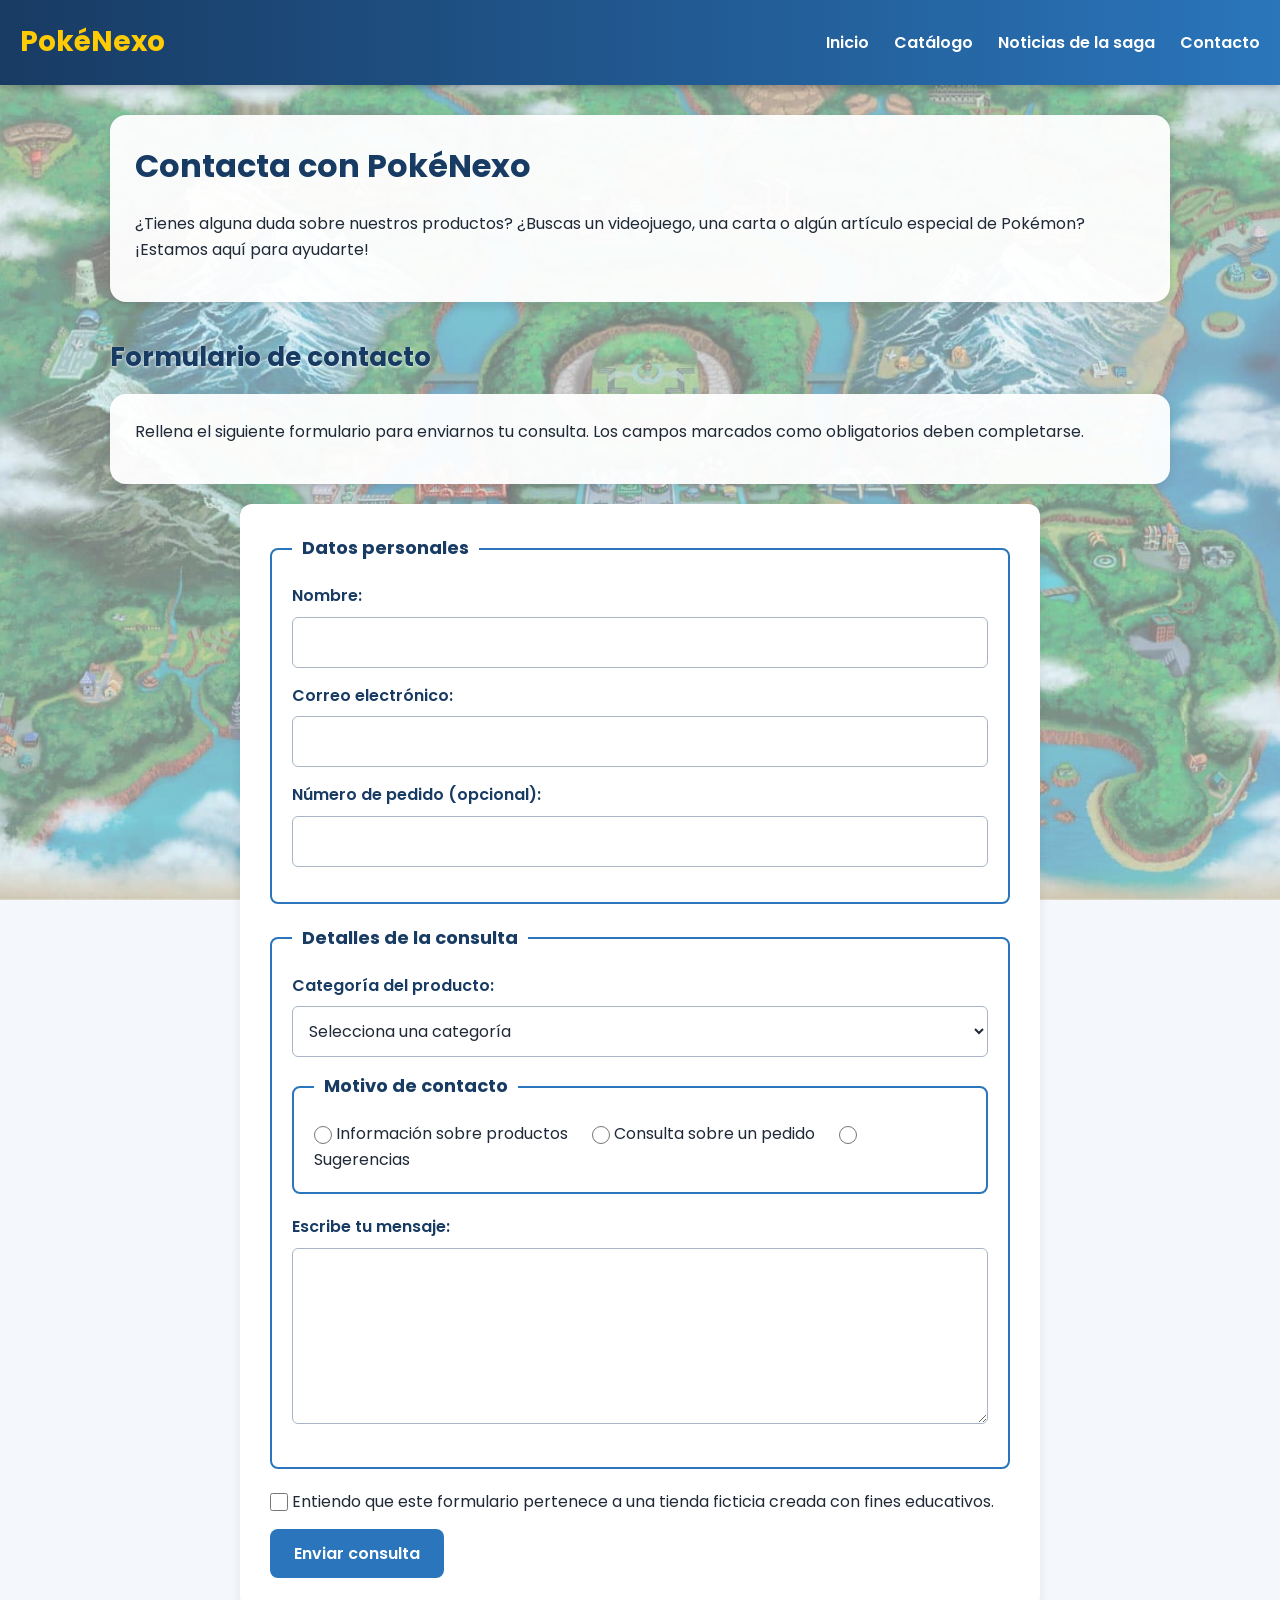
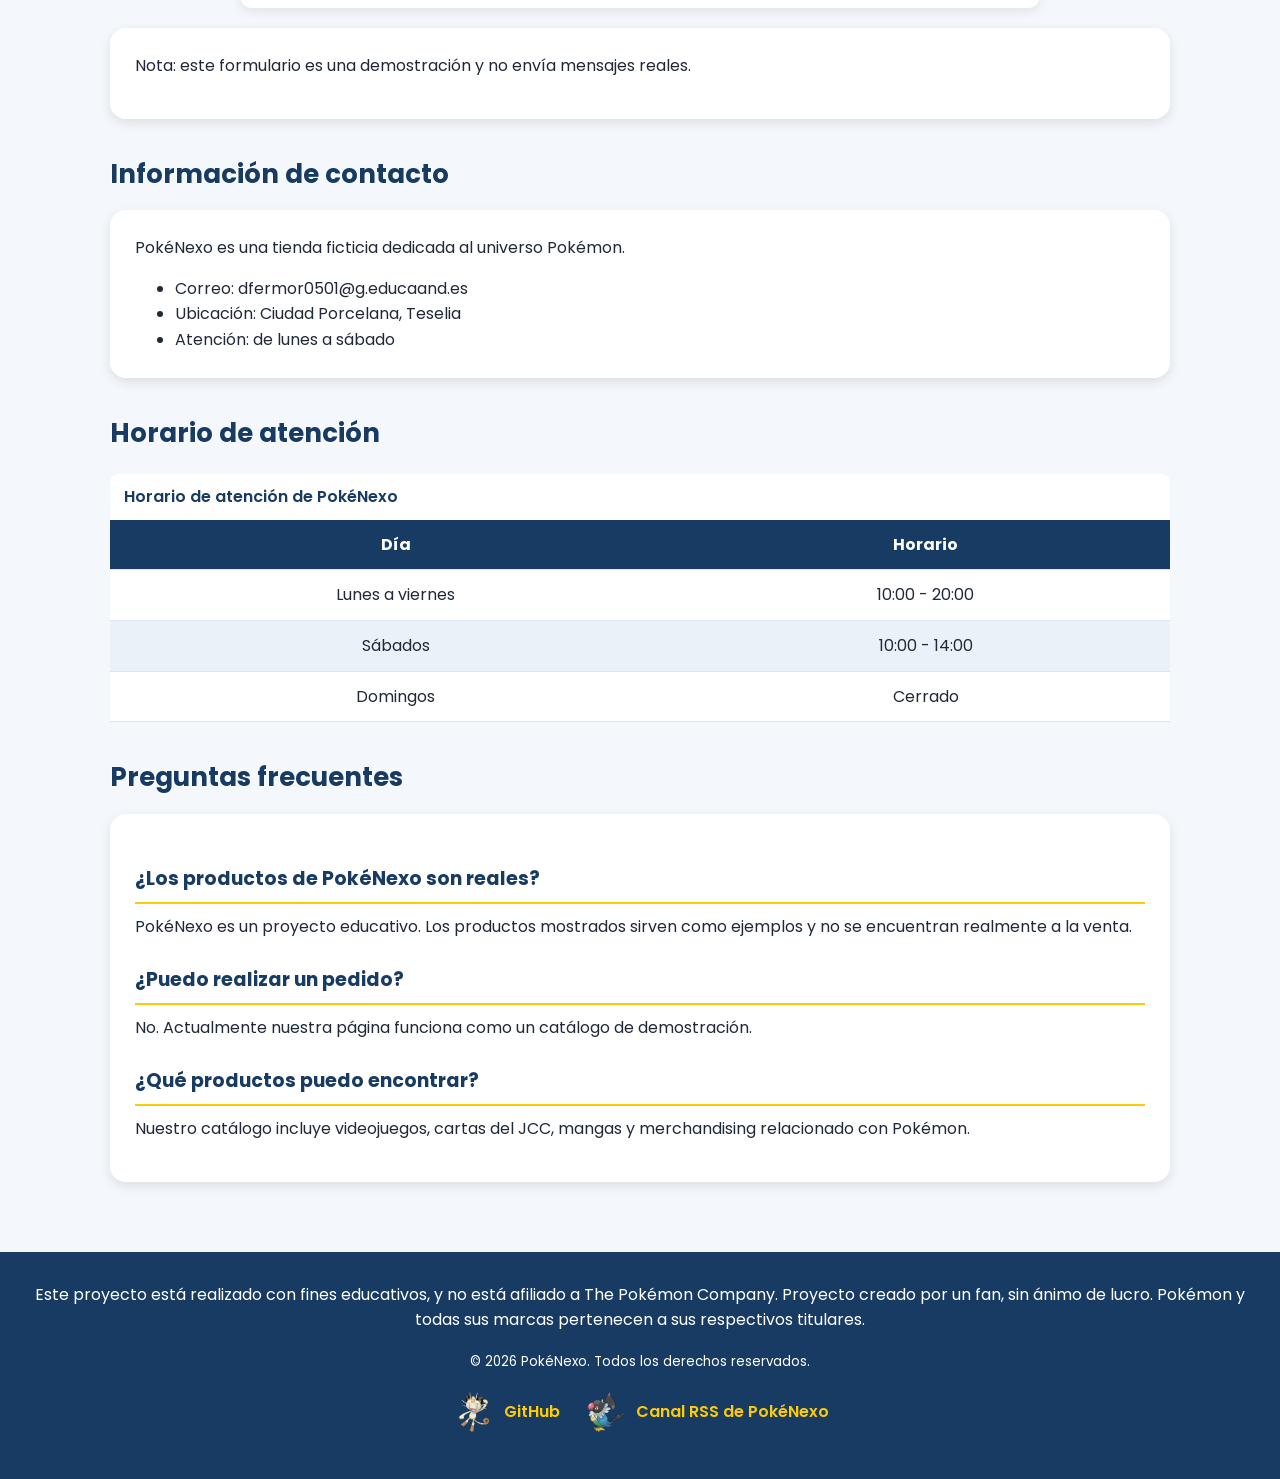
<file: contacto.html>
<!DOCTYPE html>
<html lang="es">
<head>
    <meta charset="UTF-8">
    <meta name="viewport" content="width=device-width, initial-scale=1.0">
    <title>PokéNexo | Contacto</title>
    <meta name="description" content="Contacta con PokéNexo para resolver tus dudas sobre videojuegos, cartas, mangas y merchandising de Pokémon.">
    <link rel="icon" type="image/svg+xml" href="img/favicon.svg">
    <link rel="preconnect" href="https://fonts.googleapis.com">
    <link rel="preconnect" href="https://fonts.gstatic.com" crossorigin>
    <link href="https://fonts.googleapis.com/css2?family=Poppins:wght@400;600;700&display=swap" rel="stylesheet">
    <link rel="stylesheet" href="styles.css">
    <link rel="alternate" type="application/rss+xml" title="Noticias de PokéNexo" href="noticias.xml">
</head>

<body class="pagina-contacto">
    <header>
        <a href="index.html" class="marca">PokéNexo</a>
        <nav>
            <a href="index.html">Inicio</a>
            <a href="catalogo.html">Catálogo</a>
            <a href="actualidad.html">Noticias de la saga</a>
            <a href="contacto.html">Contacto</a>
        </nav>
    </header>

    <main>
        <div class="lectura-sencilla">
        <h1>Contacta con PokéNexo</h1>

        <p>
            ¿Tienes alguna duda sobre nuestros productos?
            ¿Buscas un videojuego, una carta o algún artículo
            especial de Pokémon? ¡Estamos aquí para ayudarte!
        </p>
        </div>

        <section>
            <h2>Formulario de contacto</h2>
            <div class="lectura-sencilla">

            <p>
                Rellena el siguiente formulario para enviarnos
                tu consulta. Los campos marcados como
                obligatorios deben completarse.
            </p>
            </div>

            <form action="#" method="post">

                <fieldset>
                    <legend>Datos personales</legend>

                    <p>
                        <label for="nombre">Nombre:</label>
                        <input type="text" id="nombre"
                               name="nombre" required>
                    </p>

                    <p>
                        <label for="correo">Correo electrónico:</label>
                        <input type="email" id="correo"
                               name="correo" required>
                    </p>

                    <p>
                        <label for="pedido">Número de pedido (opcional):</label>
                        <input type="number" id="pedido"
                               name="pedido" min="1">
                    </p>
                </fieldset>

                <fieldset>
                    <legend>Detalles de la consulta</legend>

                    <p>
                        <label for="categoria">Categoría del producto:</label>
                        <select id="categoria" name="categoria" required>
                            <option value="">Selecciona una categoría</option>
                            <option value="videojuegos">Videojuegos</option>
                            <option value="jcc">Juego de Cartas Coleccionables</option>
                            <option value="mangas">Mangas</option>
                            <option value="merchandising">Merchandising</option>
                            <option value="otros">Otros</option>
                        </select>
                    </p>

                    <fieldset>
                        <legend>Motivo de contacto</legend>

                        <input type="radio" id="informacion"
                               name="motivo" value="informacion" required>
                        <label for="informacion">Información sobre productos</label>

                        <input type="radio" id="pedidoConsulta"
                               name="motivo" value="pedido">
                        <label for="pedidoConsulta">Consulta sobre un pedido</label>

                        <input type="radio" id="sugerencia"
                               name="motivo" value="sugerencia">
                        <label for="sugerencia">Sugerencias</label>
                    </fieldset>

                    <p>
                        <label for="mensaje">Escribe tu mensaje:</label>
                        <textarea id="mensaje" name="mensaje"
                                  rows="6" cols="40" required></textarea>
                    </p>
                </fieldset>

                <p>
                    <input type="checkbox" id="aceptar"
                           name="aceptar" required>
                    <label for="aceptar">
                        Entiendo que este formulario pertenece
                        a una tienda ficticia creada con fines educativos.
                    </label>
                </p>

                <button type="submit">Enviar consulta</button>
            </form>

            <div class="lectura-sencilla">
            <p>
                Nota: este formulario es una demostración y
                no envía mensajes reales.
            </p>
            </div>
        </section>

        <section>
            <h2>Información de contacto</h2>
            <div class="lectura-sencilla">

            <p>
                PokéNexo es una tienda ficticia dedicada
                al universo Pokémon.
            </p>

            <ul>
                <li>Correo: dfermor0501@g.educaand.es</li>
                <li>Ubicación: Ciudad Porcelana, Teselia</li>
                <li>Atención: de lunes a sábado</li>
            </ul>
            </div>
        </section>

        <section>
            <h2>Horario de atención</h2>

            <table>
                <caption>Horario de atención de PokéNexo</caption>

                <thead>
                    <tr>
                        <th scope="col">Día</th>
                        <th scope="col">Horario</th>
                    </tr>
                </thead>

                <tbody>
                    <tr>
                        <td>Lunes a viernes</td>
                        <td>10:00 - 20:00</td>
                    </tr>
                    <tr>
                        <td>Sábados</td>
                        <td>10:00 - 14:00</td>
                    </tr>
                    <tr>
                        <td>Domingos</td>
                        <td>Cerrado</td>
                    </tr>
                </tbody>
            </table>
        </section>

        <section>
            <h2>Preguntas frecuentes</h2>
            <div class="lectura-sencilla">

            <h3>¿Los productos de PokéNexo son reales?</h3>
            <p>
                PokéNexo es un proyecto educativo.
                Los productos mostrados sirven como ejemplos
                y no se encuentran realmente a la venta.
            </p>

            <h3>¿Puedo realizar un pedido?</h3>
            <p>
                No. Actualmente nuestra página funciona como
                un catálogo de demostración.
            </p>

            <h3>¿Qué productos puedo encontrar?</h3>
            <p>
                Nuestro catálogo incluye videojuegos,
                cartas del JCC, mangas y merchandising
                relacionado con Pokémon.
            </p>
            </div>
        </section>
    </main>

    <footer>
        <p>
            Este proyecto está realizado con fines educativos, y no está afiliado a The Pokémon Company. Proyecto creado por un fan, sin ánimo de lucro. Pokémon y todas sus marcas 
            pertenecen a sus respectivos titulares.
        </p>
        <small>&copy; 2026 PokéNexo. Todos los derechos reservados.</small>
        <p class="enlaces-footer">
            <a href="https://github.com/kryptomega765/DANIEL_FERNANDEZ_TEMA2_PROYECTO/" 
            target="_blank" rel="noopener">
            <img src="img/footer/github-icon.png" alt="">GitHub
            </a> 
            <a href="noticias.xml">
              <img src="img/footer/rss-icon.png" alt="">
              Canal RSS de PokéNexo
            </a>
        </p>
    </footer>
</body>
</html>
</file>
<file: styles.css>
:root {
    --color-principal: #2A75BB;
    --color-secundario: #183B63;
    --color-acento: #FFCB05;
    --color-fondo: #F4F7FB;
    --color-tarjeta: #FFFFFF;
    --color-texto: #1F2937;
    --color-oferta: #D64550;
}

* {
    box-sizing: border-box;
    margin: 0;
}

body {
    background-color: var(--color-fondo);
    background-image: linear-gradient(rgba(244, 247, 251, 0.5),
            rgba(244, 247, 251, 0.5)), url(img/fondo-teselia.jpg);
    background-size: cover;
    background-position: center center;
    background-repeat: no-repeat;
    background-attachment: fixed;

    color: var(--color-texto);
    font-family: 'Poppins', Arial, Helvetica, sans-serif;
    line-height: 1.6;
}

header {
    display: flex;
    justify-content: space-between;
    align-items: center;
    background-color: var(--color-secundario);
    background-image: linear-gradient(90deg,
            var(--color-secundario) 0%,
            var(--color-principal) 100%);
    color: var(--color-tarjeta);
    padding: 20px;
    position: sticky;
    top: 0;
    z-index: 100;
    box-shadow: 0 2px 8px rgba(0, 0, 0, 0.30);
}

.marca {
    color: var(--color-acento);
    font-size: 28px;
    font-weight: bold;
    text-decoration: none;
}

.marca:hover {
    color: #FFE066;
}

nav {
    display: flex;
    gap: 25px;
    align-items: center;
}

nav a {
    color: var(--color-tarjeta);
    text-decoration: none;
    font-weight: 600;
    transition: color 0.3s ease;
}

nav a:hover {
    color: var(--color-acento);
}

nav a:focus-visible {
    outline: 2px solid var(--color-acento);
    outline-offset: 5px;
    border-radius: 4px;
}

main {
    max-width: 1100px;
    margin: 0 auto;
    padding: 30px 20px;
    animation: entradaSuave 0.6s ease-out both;
}

.lectura-sencilla {
    background-color: rgba(255, 255, 255, 0.95);
    padding: 25px;
    border-radius: 16px;
    box-shadow: 0 4px 12px rgba(0, 0, 0, 0.10);
}

h1 {
    color: var(--color-secundario);
    font-size: 32px;
    margin-bottom: 20px;
}

h2 {
    color: var(--color-principal);
    font-size: 26px;
    margin-bottom: 15px;
}

h3 {
    color: var(--color-secundario);
    font-size: 21px;
    margin-bottom: 10px;
}

#videojuegos article>h4,
#museo article>h3,
#jcc article>h3,
#manga article>h3,
#merchandising article>h3 {
    color: var(--color-secundario);
    font-size: 20px;
    margin-bottom: 15px;
}

#videojuegos article>h5,
#museo article>h4,
#jcc article>h4,
#manga article>h4,
#merchandising article>h4 {
    color: var(--color-secundario);
    font-size: 16px;
    margin-top: 20px;
    margin-bottom: 10px;
}

p {
    margin-bottom: 15px;
}

section {
    margin-top: 35px;
}

#categorias article,
#destacados article {
    background-color: var(--color-tarjeta);
    padding: 20px;
    border-radius: 10px;
    box-shadow: 0px 4px 12px rgba(0, 0, 0, 0.08);
    transition: transform 0.3s ease, box-shadow 0.3s ease;
}

#destacados #esmeralda {
    position: relative;
    padding-top: 55px;
}

#destacados #esmeralda .etiqueta-especial {
    position: absolute;
    top: 14px;
    right: 14px;
    background-color: var(--color-oferta);
    color: var(--color-tarjeta);
    padding: 5px 12px;
    border-radius: 6px;
    font-size: 14px;
    font-weight: 700;
    animation: aparecerEtiqueta 0.7s ease-out both;
}

#categorias article:hover,
#destacados article:hover {
    box-shadow: 0 8px 20px rgba(0, 0, 0, 0.15);
    transform: translateY(-5px);
}

#videojuegos article,
#museo article,
#jcc article,
#manga article,
#merchandising article {
    background-color: var(--color-tarjeta);
    padding: 20px;
    border-radius: 10px;
    box-shadow: 0 4px 12px rgba(0, 0, 0, 0.15);
    transition: transform 0.3s ease, box-shadow 0.3s ease;
}

#videojuegos article:hover,
#museo article:hover,
#jcc article:hover,
#manga article:hover,
#merchandising article:hover {
    transform: translateY(-5px);
    box-shadow: 0 8px 20px rgba(0, 0, 0, 0.3);
}

#switch article,
#switch2 article {
    min-width: 0;
}

#switch,
#switch2,
#museo,
#jcc,
#manga,
#merchandising {
    display: grid;
    grid-template-columns: 1fr;
    gap: 20px;
}

#switch>h3,
#switch2>h3,
#museo>h2,
#jcc>h2,
#manga>h2,
#merchandising>h2 {
    grid-column: 1 / -1;
}

.galeria-producto {
    display: grid;
    grid-template-columns: repeat(4, minmax(0, 1fr));
    gap: 10px;
}



.galeria-producto img {
    display: block;
    width: 100%;
    height: 280px;
    object-fit: contain;
    background-color: var(--color-fondo);
    border-radius: 6px;
    border: 3px solid var(--color-secundario);
    box-shadow: 0 3px 8px rgba(0, 0, 0, 0.30);
}

.galeria-cartas,
.galeria-mangas,
.galeria-merchandising {
    display: grid;
    grid-template-columns: repeat(3, minmax(0, 1fr));
    gap: 10px;
}

.galeria-mangas {
    grid-template-columns: repeat(4, minmax(0, 1fr));
}

.galeria-cartas img,
.galeria-mangas img,
.galeria-merchandising img {
    display: block;
    width: 100%;
    height: 400px;
    object-fit: contain;
    background-color: var(--color-fondo);
    border: 2px solid var(--color-secundario);
    border-radius: 6px;
}

#jcc .galeria-cartas img,
#manga .galeria-mangas img {
    height: auto;
    aspect-ratio: 5/7;
}

#merchandising .galeria-merchandising img {
    height: auto;
    aspect-ratio: 1/1;
}

#jcc .galeria-cartas img,
#manga .galeria-mangas img {
    border: none;
}

#categorias {
    display: grid;
    grid-template-columns: repeat(2, 1fr);
    gap: 20px;

}

#categorias h2 {
    grid-column: 1 / -1;
}

#destacados {
    display: grid;
    grid-template-columns: repeat(2, 1fr);
    gap: 20px;
}

#noticias {
    display: grid;
    grid-template-columns: repeat(2, 1fr);
    gap: 20px;
}

.pagina-actualidad #noticias {
    grid-template-columns: 1fr;
}

#noticias h2 {
    grid-column: 1 / -1;
}

main>section>h2 {
    color: var(--color-secundario);
    text-shadow: 0 1px 3px rgba(255, 255, 255, 0.95);
}

#noticias article {
    background-color: var(--color-tarjeta);
    padding: 20px;
    border-radius: 12px;
    box-shadow: 0px 4px 12px rgba(0, 0, 0, 0.08);
    transition: transform 0.3s ease, box-shadow 0.3s ease;
}

#noticias article:hover {
    box-shadow: 0 8px 20px rgba(0, 0, 0, 0.15);
    transform: translateY(-5px);
}

.pagina-actualidad #noticias article:hover {
    transform: none;
}

.pagina-actualidad #noticias article>img {
    display: block;
    max-width: 100%;
    max-height: 420px;
    width: auto;
    height: auto;
    object-fit: contain;
    margin: 0 auto 20px;
}

.pagina-actualidad #viento-oleaje li img {
    display: block;
    width: 140px;
    height: 140px;
    object-fit: contain;
    margin: 10px auto;
}

.pagina-actualidad #noticias ul,
.pagina-actualidad #noticias ol {
    margin: 15px 0 20px;
    padding-left: 30px;
}

.pagina-actualidad #noticias li {
    margin-bottom: 10px;
}

.pagina-actualidad #noticias h4 {
    color: var(--color-secundario);
    font-size: 18px;
    margin-top: 25px;
    margin-bottom: 12px;
}

.pagina-actualidad #noticias article>h3 {
    color: var(--color-secundario);
    font-size: 24px;
    margin-bottom: 20px;
    padding-bottom: 12px;
    border-bottom: 2px solid var(--color-acento);
}

.pagina-actualidad iframe {
    display: block;
    width: 100%;
    max-width: 760px;
    aspect-ratio: 16 / 9;
    height: auto;
    margin: 20px auto;
    border: none;
}

.pagina-actualidad #dominio-delta .galeria-cartas {
    grid-template-columns: repeat(2, minmax(0, 1fr));
    margin: 20px 0;
}

.pagina-actualidad #dominio-delta .galeria-cartas img {
    height: 300px;
}

#destacados h2 {
    grid-column: 1/-1;
}

.imagen-producto {
    display: block;
    width: 100%;
    max-width: 280px;
    height: 220px;
    object-fit: contain;
    margin: 0 auto 20px;
}

#videojuegos .imagen-producto,
#museo .imagen-producto,
#jcc .imagen-producto,
#manga .imagen-producto,
#merchandising .imagen-producto {
    max-width: 380px;
    height: 320px;
}

.precio-producto {
    color: var(--color-principal);
    font-weight: bold;
    font-size: 18px;
}

.estado-producto {
    display: inline-block;
    background-color: #FFF3C4;
    color: var(--color-secundario);
    padding: 5px 10px;
    border-radius: 6px;
    font-weight: 600;
}

.no-venta {
    display: inline-block;
    background-color: #E4EAF2;
    color: var(--color-secundario);
    padding: 6px 12px;
    border-radius: 6px;
    border: 2px dashed var(--color-secundario);
    font-weight: 600;
}

.precio-original {
    color: #596678;
    font-size: 14px;
    margin-bottom: 5px;
}

.susurro {
    color: #596678;
    font-size: 14px;
    font-style: italic;
}

.pagina-contacto form {
    background-color: var(--color-tarjeta);
    padding: 30px;
    border-radius: 12px;
    box-shadow: 0 4px 12px rgba(0, 0, 0, 0.08);
    max-width: 800px;
    margin: 20px auto;
}

.pagina-contacto fieldset {
    border: 2px solid var(--color-principal);
    border-radius: 8px;
    padding: 20px;
    margin-bottom: 20px;
    min-width: 0;
}

.pagina-contacto legend {
    color: var(--color-secundario);
    font-size: 18px;
    font-weight: bold;
    padding: 0 10px;
}

.pagina-contacto input[type="text"],
.pagina-contacto input[type="email"],
.pagina-contacto input[type="number"],
.pagina-contacto select,
.pagina-contacto textarea {
    width: 100%;
    padding: 12px;
    border: 1px solid #AAB6C5;
    border-radius: 6px;
    font-family: inherit;
    font-size: 16px;
    background-color: var(--color-tarjeta);
    color: var(--color-texto);
}

.pagina-contacto form p>label:first-child {
    display: block;
    margin-bottom: 8px;
    font-weight: 600;
    color: var(--color-secundario);
}

.pagina-contacto input[type="radio"],
.pagina-contacto input[type="checkbox"] {
    accent-color: var(--color-principal);
    width: 18px;
    height: 18px;
    vertical-align: middle;
    cursor: pointer;
}

.pagina-contacto fieldset fieldset label {
    margin-right: 20px;
    cursor: pointer;
}

.pagina-contacto input[type="text"]:focus-visible,
.pagina-contacto input[type="email"]:focus-visible,
.pagina-contacto input[type="number"]:focus-visible,
.pagina-contacto select:focus-visible,
.pagina-contacto textarea:focus-visible {
    outline: 2px solid var(--color-principal);
    outline-offset: 2px;
}

.pagina-contacto button[type="submit"] {
    background-color: var(--color-principal);
    color: var(--color-tarjeta);
    border: none;
    padding: 12px 24px;
    border-radius: 8px;
    font-size: 16px;
    font-family: inherit;
    font-weight: 600;
    cursor: pointer;
    transition: background-color 0.3s ease;
}

.pagina-contacto button[type="submit"]:hover {
    background-color: var(--color-secundario);
}

.pagina-contacto button[type="submit"]:focus-visible {
    outline: 3px solid var(--color-acento);
    outline-offset: 3px;
}

.pagina-contacto table {
    width: 100%;
    border-collapse: collapse;
    margin-top: 20px;
    background-color: var(--color-tarjeta);
}

.pagina-contacto caption {
    text-align: left;
    color: var(--color-secundario);
    font-weight: 600;
    padding: 10px 14px;
    background-color: rgba(255, 255, 255, 0.95);
    border-radius: 8px 8px 0 0;
}

.pagina-contacto th,
.pagina-contacto td {
    padding: 12px 16px;
    text-align: center;
    border-bottom: 1px solid #DEE5EE;
}

.pagina-contacto thead {
    background-color: var(--color-secundario);
    color: var(--color-tarjeta);
}

.pagina-contacto tbody tr:nth-child(even) {
    background-color: #EAF1F8;
}

.pagina-contacto .lectura-sencilla>h3 {
    color: var(--color-secundario);
    font-size: 19px;
    margin-top: 25px;
    margin-bottom: 10px;
    padding-bottom: 8px;
    border-bottom: 2px solid var(--color-acento);
}

article a {
    color: var(--color-principal);
    font-weight: 600;
    text-decoration: none;
}

article a:hover {
    text-decoration: underline;
}

footer {
    background-color: var(--color-secundario);
    color: var(--color-tarjeta);
    text-align: center;
    padding: 30px 20px;
    margin-top: 40px;
}

footer a {
    display: inline-block;
    color: var(--color-acento);
    text-decoration: none;
    font-weight: 600;
    margin: 0 12px;
}

footer .enlaces-footer {
    display: flex;
    justify-content: center;
    align-items: center;
    flex-wrap: wrap;
    gap: 24px;
    margin-top: 16px;
}

footer .enlaces-footer a {
    display: inline-flex;
    align-items: center;
    gap: 8px;
    margin: 0;
}

footer .enlaces-footer a img {
    display: block;
    width: 44px;
    height: 44px;
    max-width: 44px;
    object-fit: contain;
}

footer a:hover {
    text-decoration: underline;
}

footer a:focus-visible {
    outline: 2px solid var(--color-acento);
    outline-offset: 4px;
}

@keyframes entradaSuave {
    from {
        opacity: 0;
        transform: translateY(15px);
    }

    to {
        opacity: 1;
        transform: translateY(0);
    }
}

@keyframes aparecerEtiqueta {
    0% {
        opacity: 0;
        transform: scale(0.8);
    }

    70% {
        opacity: 1;
        transform: scale(1.05);
    }

    100% {
        opacity: 1;
        transform: scale(1);
    }
}

@media (max-width: 600px) {

    #categorias,
    #destacados,
    #noticias {
        grid-template-columns: 1fr;
    }

    header {
        flex-direction: column;
        gap: 12px;
    }

    nav {
        flex-wrap: wrap;
        justify-content: center;
        gap: 10px 16px;
    }

    main {
        padding: 20px 12px;
    }

    h1 {
        font-size: 27px;
    }

    h2 {
        font-size: 23px;
    }

    .pagina-actualidad #noticias article>h3 {
        font-size: 20px;
    }

    .pagina-contacto form {
        padding: 16px;
    }

    .pagina-contacto fieldset {
        padding: 12px;
    }

    .pagina-contacto th,
    .pagina-contacto td {
        padding: 8px 10px;
        font-size: 14px;
    }

    #switch,
    #switch2,
    #museo,
    #jcc,
    #manga,
    #merchandising {
        grid-template-columns: 1fr;
    }

    .galeria-producto {
        grid-template-columns: repeat(2, minmax(0, 1fr));
    }

    .galeria-cartas,
    .galeria-mangas,
    .galeria-merchandising {
        grid-template-columns: repeat(2, minmax(0, 1fr));
    }

    .galeria-producto img,
    .galeria-cartas img,
    .galeria-mangas img,
    .galeria-merchandising img {
        height: 200px;
    }

    .pagina-actualidad #dominio-delta .galeria-cartas {
        grid-template-columns: 1fr;
    }
}


@media (prefers-reduced-motion: reduce) {

    main,
    #destacados #esmeralda .etiqueta-especial {
        animation: none;
    }
}
</file>
